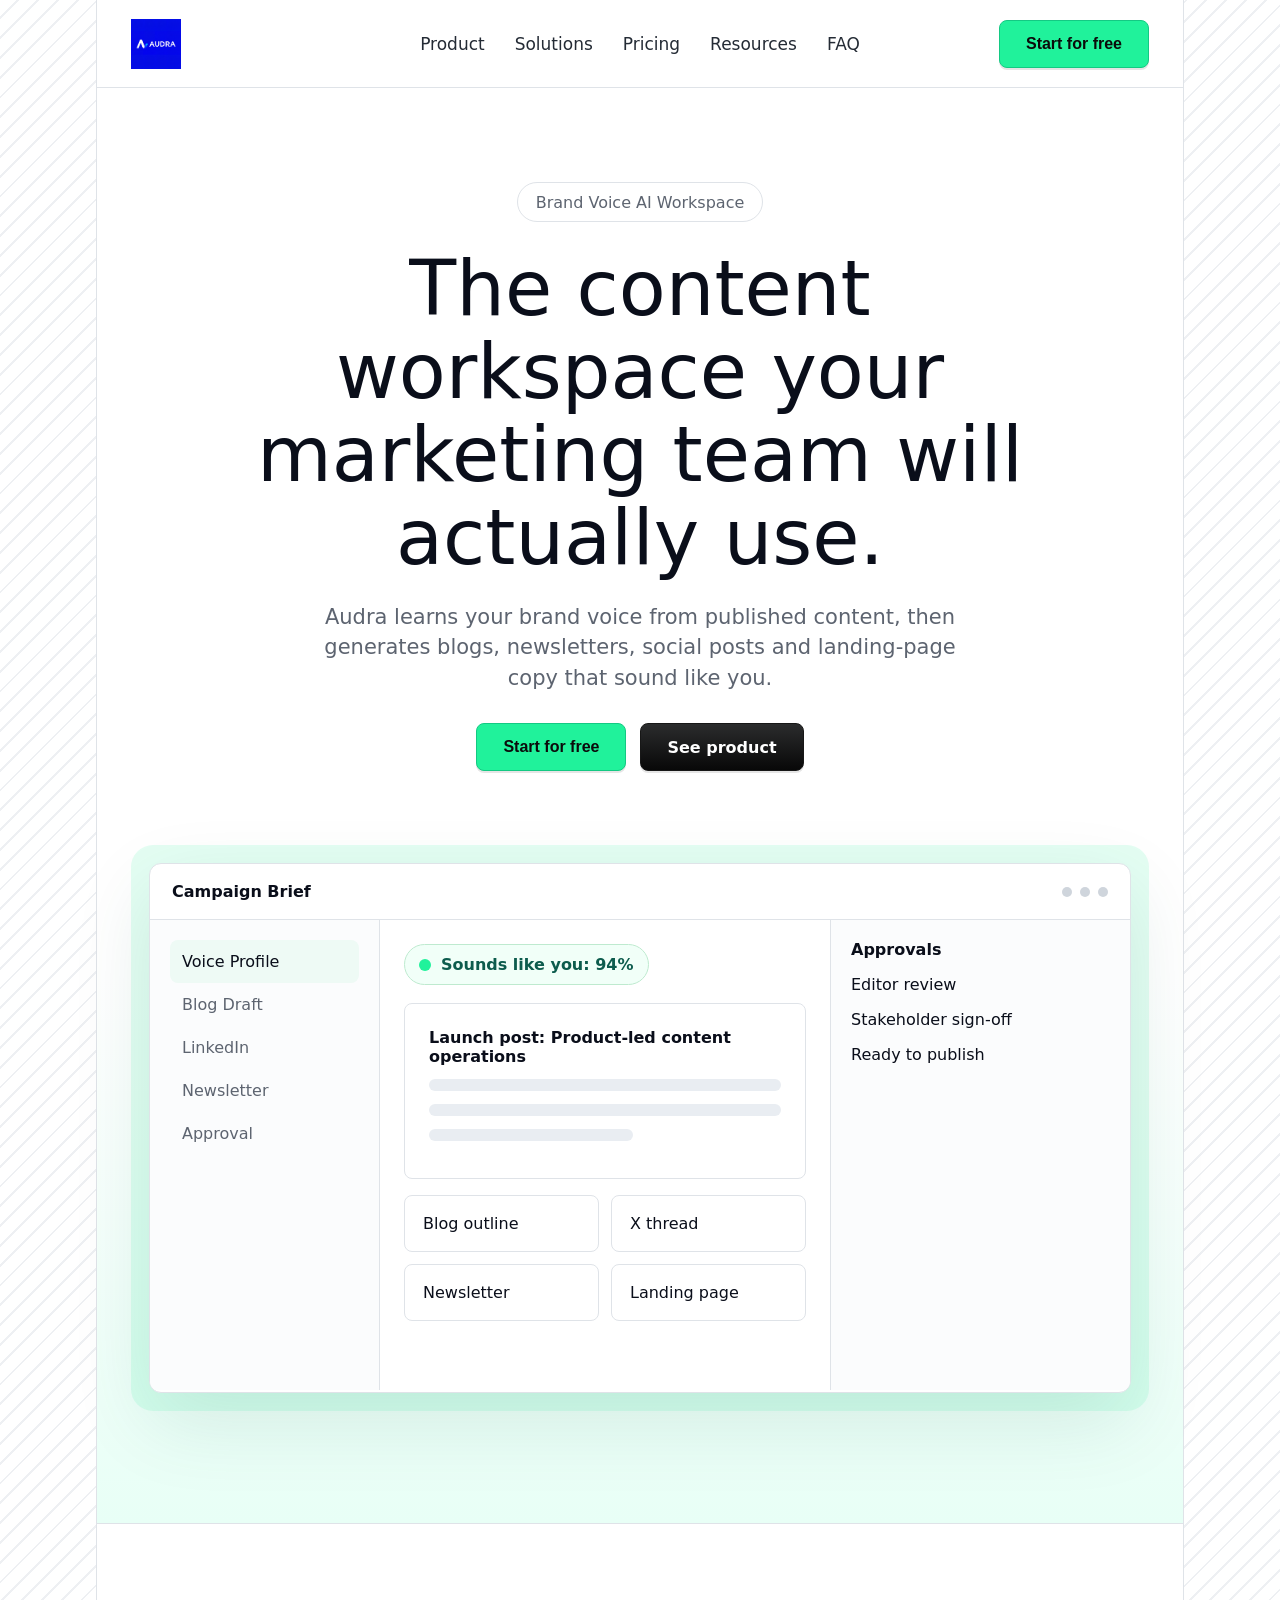
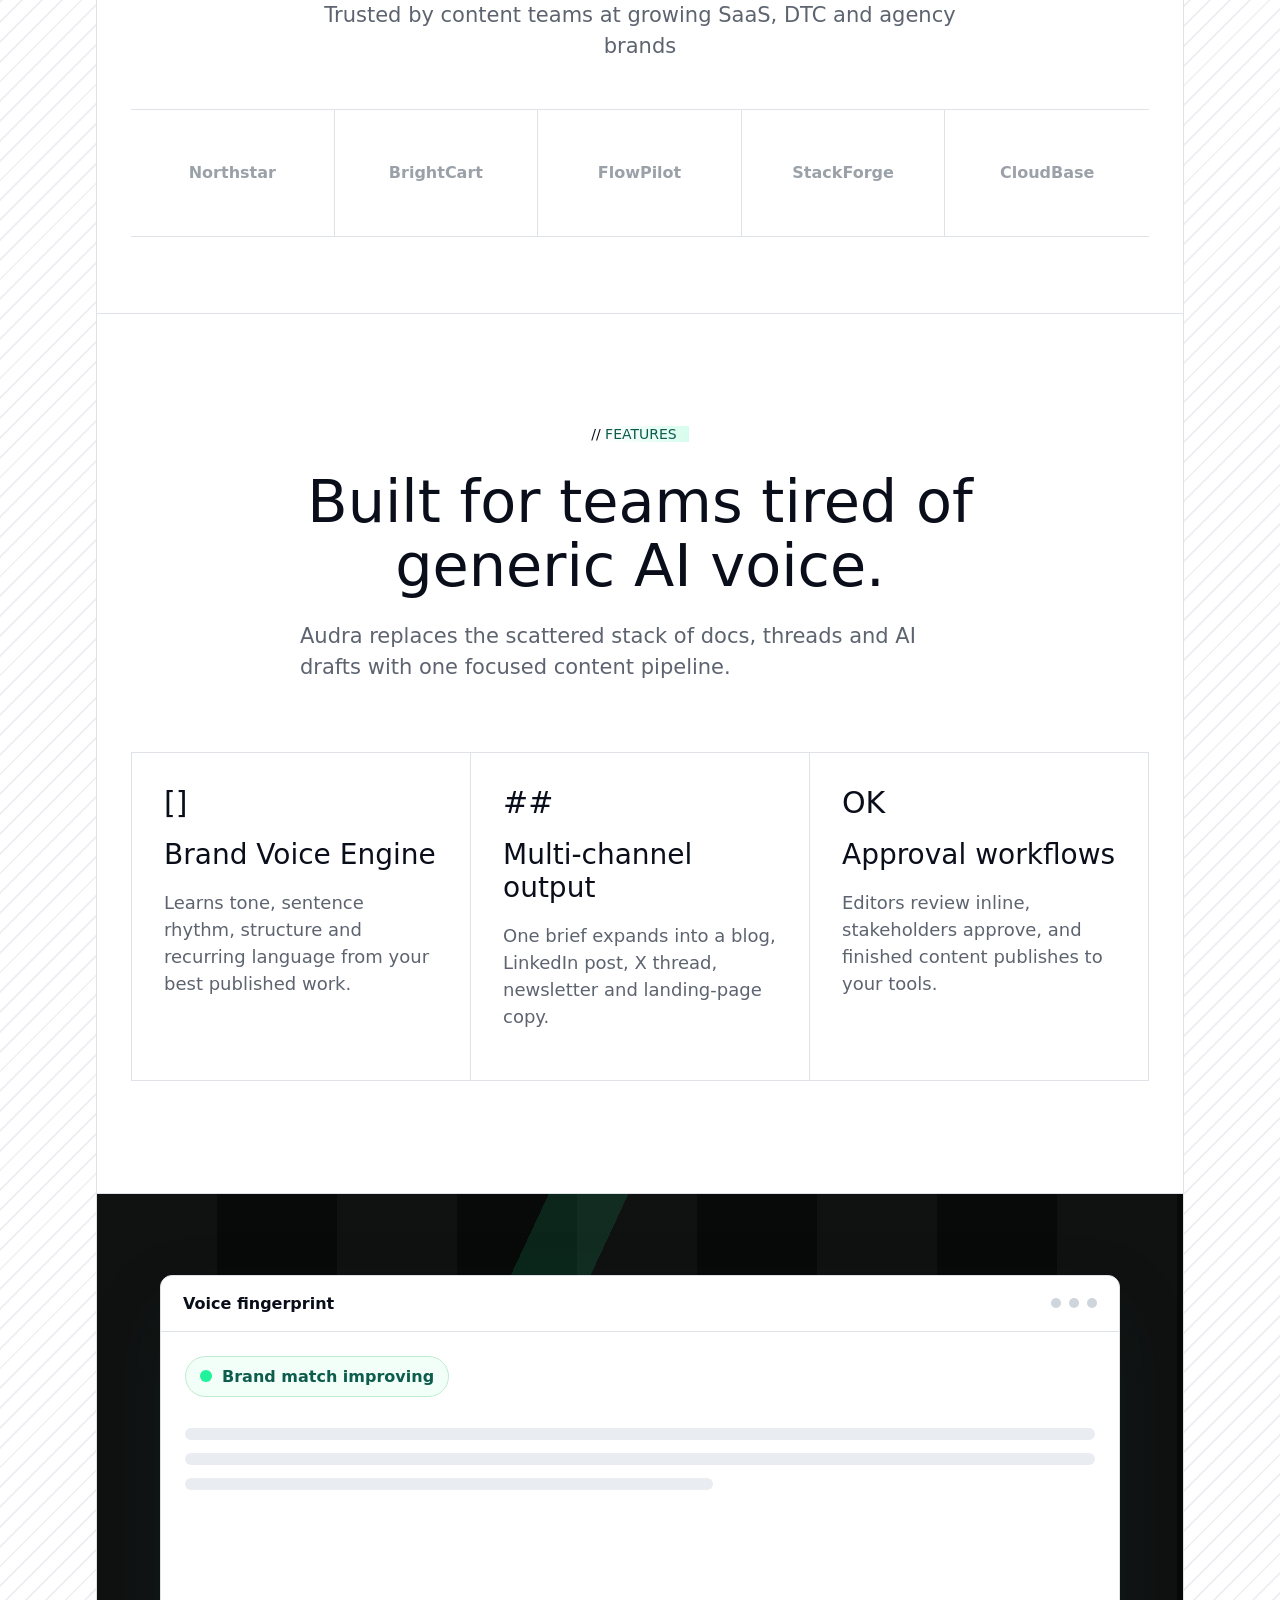
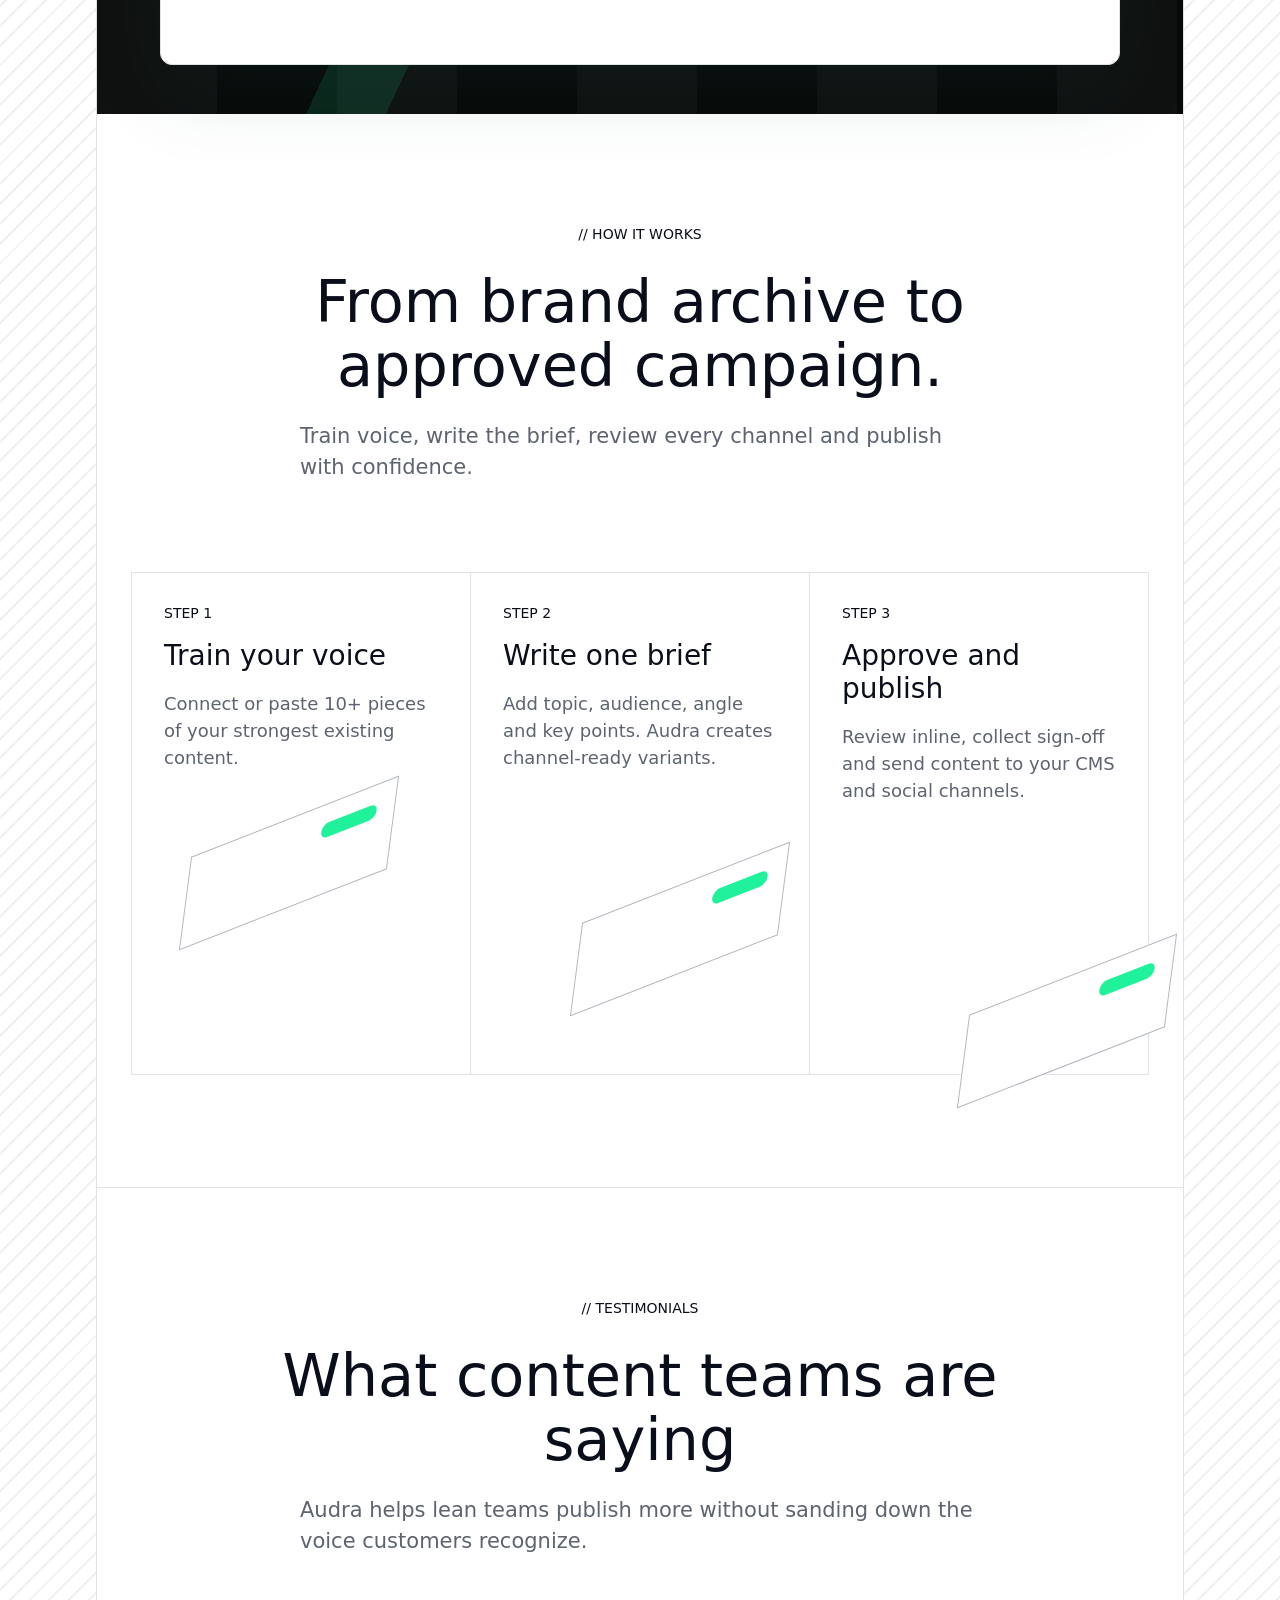
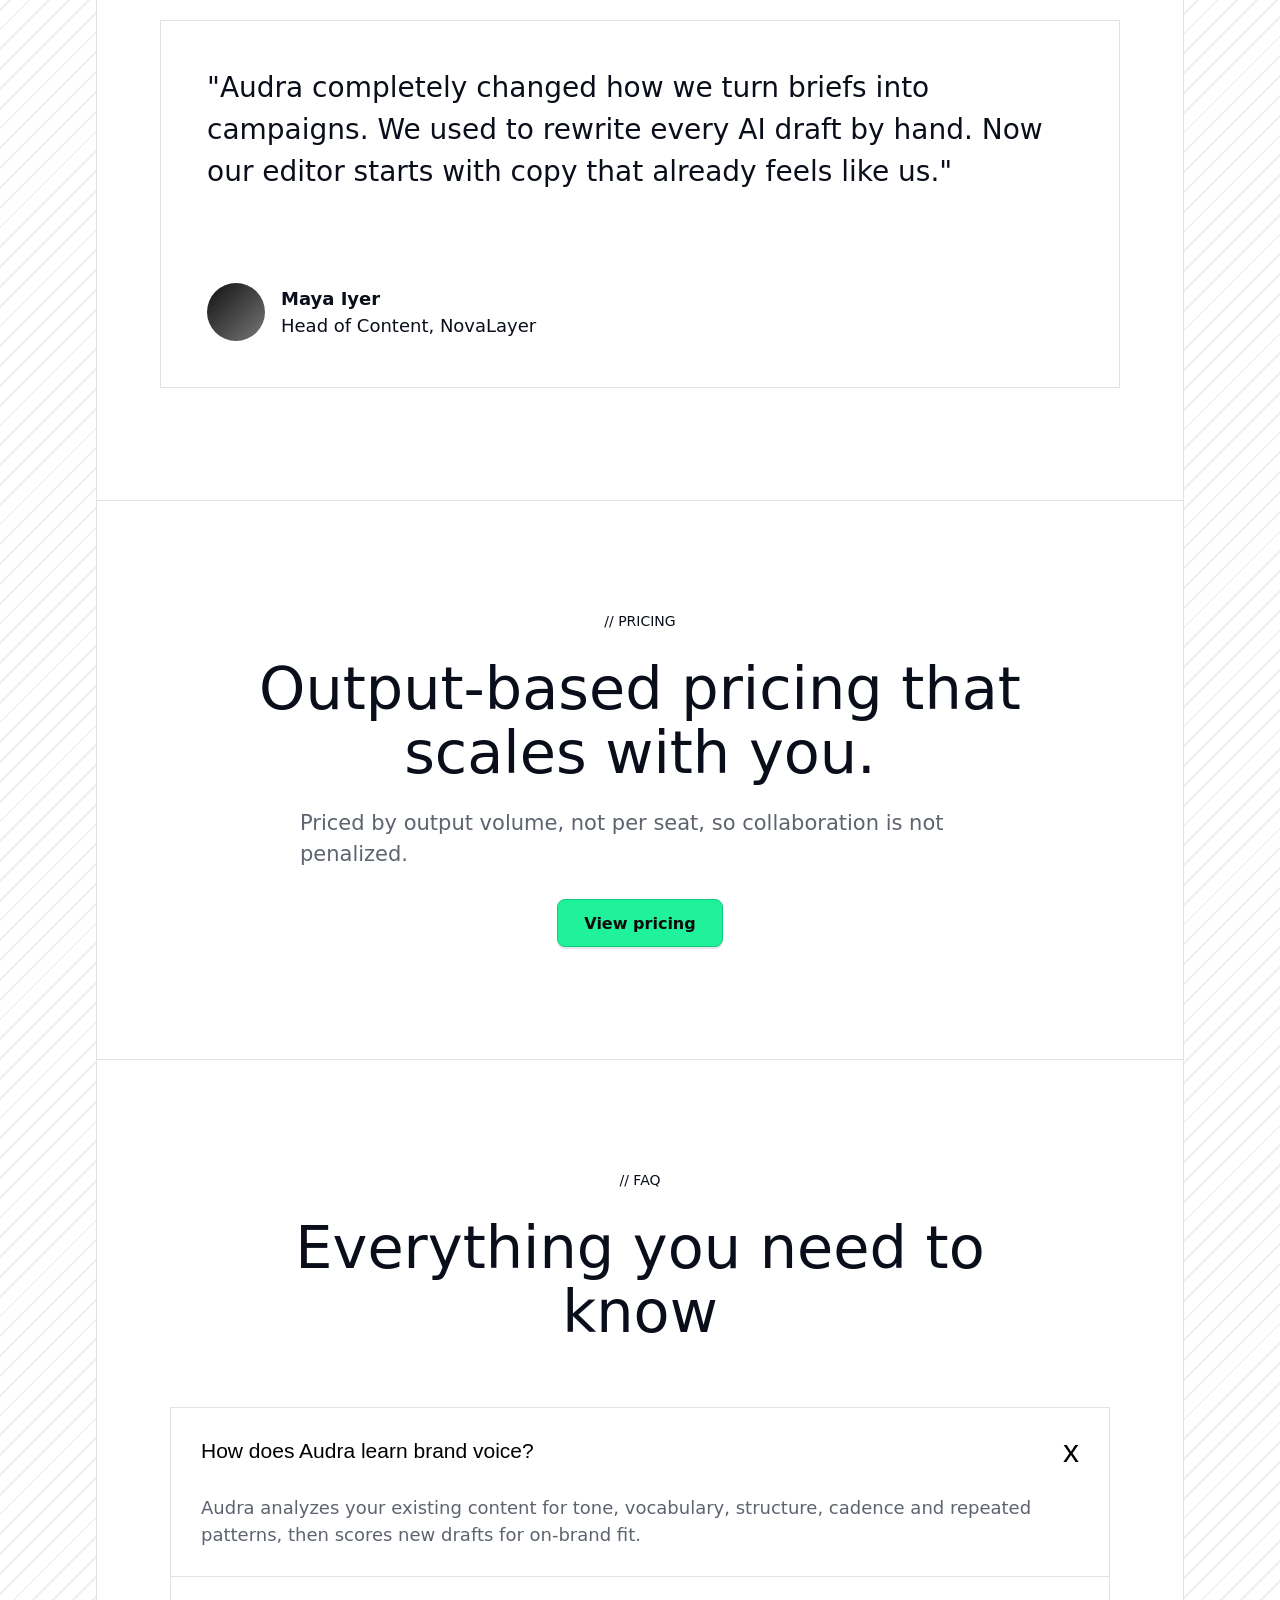
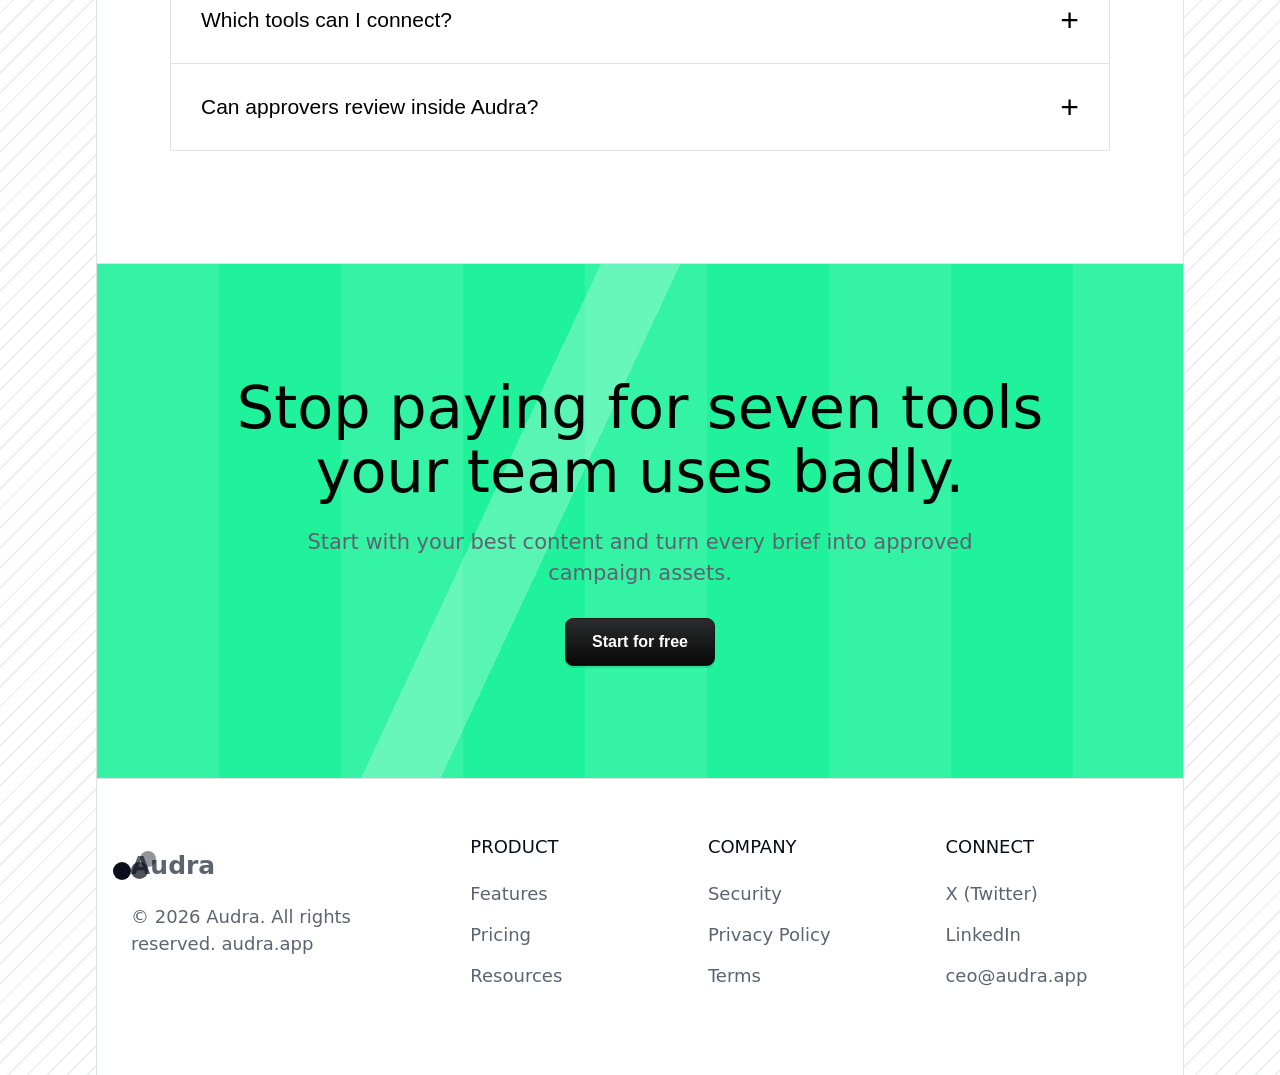
<file: index.html>
<!doctype html>
<html lang="en">
<head>
  <meta charset="utf-8">
  <meta name="viewport" content="width=device-width, initial-scale=1">
  <title>Audra - On-brand content, at the speed of your team</title>
  <meta name="description" content="Audra is a brand voice AI content workspace for marketing teams that learns how your company writes and turns one brief into approved multi-channel content.">
  <meta property="og:title" content="Audra - On-brand content, at the speed of your team">
  <meta property="og:description" content="Train a brand voice engine, generate channel-ready content, and move every draft through review and approval.">
  <link rel="stylesheet" href="styles.css">
  <link rel="icon" type="image/png" href="audra-logo.png">
</head>
<body>
  <div class="site-shell">
    <header class="nav">
      <a class="brand" href="index.html" aria-label="Audra home">
    <img src="audra-logo.png" alt="Audra Logo" class="logo">
</a>
      <nav class="nav-links" aria-label="Primary navigation">
        <a href="product.html">Product</a>
        <a href="solutions.html">Solutions</a>
        <a href="pricing.html">Pricing</a>
        <a href="resources.html">Resources</a>
        <a href="#faq">FAQ</a>
      </nav>
      <div class="nav-actions">
        <button class="btn primary" data-signup>Start for free</button>
        <button class="menu-btn" aria-label="Open menu" aria-expanded="false">☰</button>
      </div>
    </header>

    <main>
      <section class="section hero">
        <div class="pill">Brand Voice AI Workspace</div>
        <h1>The content workspace your marketing team will actually use.</h1>
        <p class="lead">Audra learns your brand voice from published content, then generates blogs, newsletters, social posts and landing-page copy that sound like you.</p>
        <div class="hero-actions">
          <button class="btn primary" data-signup>Start for free</button>
          <a class="btn dark" href="product.html">See product</a>
        </div>
        <div class="mockup-wrap">
          <div class="mockup" aria-label="Audra product mockup">
            <div class="mockup-top"><strong>Campaign Brief</strong><div class="dots"><span></span><span></span><span></span></div></div>
            <div class="mockup-body">
              <aside class="sidebar">
                <div class="side-item active">Voice Profile</div>
                <div class="side-item">Blog Draft</div>
                <div class="side-item">LinkedIn</div>
                <div class="side-item">Newsletter</div>
                <div class="side-item">Approval</div>
              </aside>
              <section class="editor">
                <div class="score"><span class="score-dot"></span> Sounds like you: 94%</div>
                <div class="draft-card">
                  <strong>Launch post: Product-led content operations</strong>
                  <div class="draft-line"></div><div class="draft-line"></div><div class="draft-line short"></div>
                </div>
                <div class="channel-grid">
                  <div class="channel">Blog outline</div>
                  <div class="channel">X thread</div>
                  <div class="channel">Newsletter</div>
                  <div class="channel">Landing page</div>
                </div>
              </section>
              <aside class="inspector">
                <strong>Approvals</strong>
                <p>Editor review</p>
                <p>Stakeholder sign-off</p>
                <p>Ready to publish</p>
              </aside>
            </div>
          </div>
        </div>
      </section>

      <section class="section compact">
        <p class="lead" style="text-align:center">Trusted by content teams at growing SaaS, DTC and agency brands</p>
        <div class="logo-row" style="margin-top:48px">
          <div>Northstar</div><div>BrightCart</div><div>FlowPilot</div><div>StackForge</div><div>CloudBase</div>
        </div>
      </section>

      <section class="section">
        <p class="eyebrow">// <span>Features</span></p>
        <h2>Built for teams tired of generic AI voice.</h2>
        <p class="lead">Audra replaces the scattered stack of docs, threads and AI drafts with one focused content pipeline.</p>
        <div class="feature-grid" style="margin-top:70px">
          <article class="tile"><div class="icon">[]</div><h3>Brand Voice Engine</h3><p>Learns tone, sentence rhythm, structure and recurring language from your best published work.</p></article>
          <article class="tile"><div class="icon">##</div><h3>Multi-channel output</h3><p>One brief expands into a blog, LinkedIn post, X thread, newsletter and landing-page copy.</p></article>
          <article class="tile"><div class="icon">OK</div><h3>Approval workflows</h3><p>Editors review inline, stakeholders approve, and finished content publishes to your tools.</p></article>
        </div>
      </section>

      <section class="dark-showcase">
        <div class="mockup">
          <div class="mockup-top"><strong>Voice fingerprint</strong><div class="dots"><span></span><span></span><span></span></div></div>
          <div class="editor">
            <div class="score"><span class="score-dot"></span> Brand match improving</div>
            <div class="draft-line"></div><div class="draft-line"></div><div class="draft-line short"></div>
          </div>
        </div>
      </section>

      <section class="section steps" id="how">
        <p class="eyebrow">// How it works</p>
        <h2>From brand archive to approved campaign.</h2>
        <p class="lead">Train voice, write the brief, review every channel and publish with confidence.</p>
        <div class="step-grid" style="margin-top:90px">
          <article class="step"><div class="step-number">Step 1</div><h3>Train your voice</h3><p>Connect or paste 10+ pieces of your strongest existing content.</p><div class="diagram"><span class="iso-card one"></span></div></article>
          <article class="step"><div class="step-number">Step 2</div><h3>Write one brief</h3><p>Add topic, audience, angle and key points. Audra creates channel-ready variants.</p><div class="diagram"><span class="iso-card two"></span></div></article>
          <article class="step"><div class="step-number">Step 3</div><h3>Approve and publish</h3><p>Review inline, collect sign-off and send content to your CMS and social channels.</p><div class="diagram"><span class="iso-card three"></span></div></article>
        </div>
      </section>

      <section class="section">
        <p class="eyebrow">// Testimonials</p>
        <h2>What content teams are saying</h2>
        <p class="lead">Audra helps lean teams publish more without sanding down the voice customers recognize.</p>
        <blockquote class="testimonial">
          "Audra completely changed how we turn briefs into campaigns. We used to rewrite every AI draft by hand. Now our editor starts with copy that already feels like us."
          <div class="person"><span class="avatar"></span><span><strong>Maya Iyer</strong><br>Head of Content, NovaLayer</span></div>
        </blockquote>
      </section>

      <section class="section" id="pricing-preview">
        <p class="eyebrow">// Pricing</p>
        <h2>Output-based pricing that scales with you.</h2>
        <p class="lead">Priced by output volume, not per seat, so collaboration is not penalized.</p>
        <div class="center-actions"><a class="btn primary" href="pricing.html">View pricing</a></div>
      </section>

      <section class="section" id="faq">
        <p class="eyebrow">// FAQ</p>
        <h2>Everything you need to know</h2>
        <div class="faq">
          <div class="faq-item open"><button class="faq-button" aria-expanded="true"><span>How does Audra learn brand voice?</span><span>x</span></button><div class="faq-content">Audra analyzes your existing content for tone, vocabulary, structure, cadence and repeated patterns, then scores new drafts for on-brand fit.</div></div>
          <div class="faq-item"><button class="faq-button" aria-expanded="false"><span>Which tools can I connect?</span><span>+</span></button><div class="faq-content">Audra is designed for WordPress, Webflow, Ghost, social schedulers and export workflows like Markdown, HTML and PDF.</div></div>
          <div class="faq-item"><button class="faq-button" aria-expanded="false"><span>Can approvers review inside Audra?</span><span>+</span></button><div class="faq-content">Yes. Editors comment inline, approvers sign off, and the content calendar updates as each piece moves forward.</div></div>
        </div>
      </section>

      <section class="section cta-band">
        <h2>Stop paying for seven tools your team uses badly.</h2>
        <p class="lead">Start with your best content and turn every brief into approved campaign assets.</p>
        <div class="center-actions"><button class="btn dark" data-signup>Start for free</button></div>
      </section>
    </main>

    <footer class="footer">
      <div><a class="brand" href="index.html"><span class="logo-mark"><span></span></span>Audra</a><p>&copy; 2026 Audra. All rights reserved. audra.app</p></div>
      <div><h4>Product</h4><a href="product.html">Features</a><a href="pricing.html">Pricing</a><a href="resources.html">Resources</a></div>
      <div><h4>Company</h4><a href="#">Security</a><a href="#">Privacy Policy</a><a href="#">Terms</a></div>
      <div><h4>Connect</h4><a href="#">X (Twitter)</a><a href="#">LinkedIn</a><a href="mailto:ceo@audra.app">ceo@audra.app</a></div>
    </footer>
  </div>
  <script src="script.js"></script>
</body>
</html>
</file>
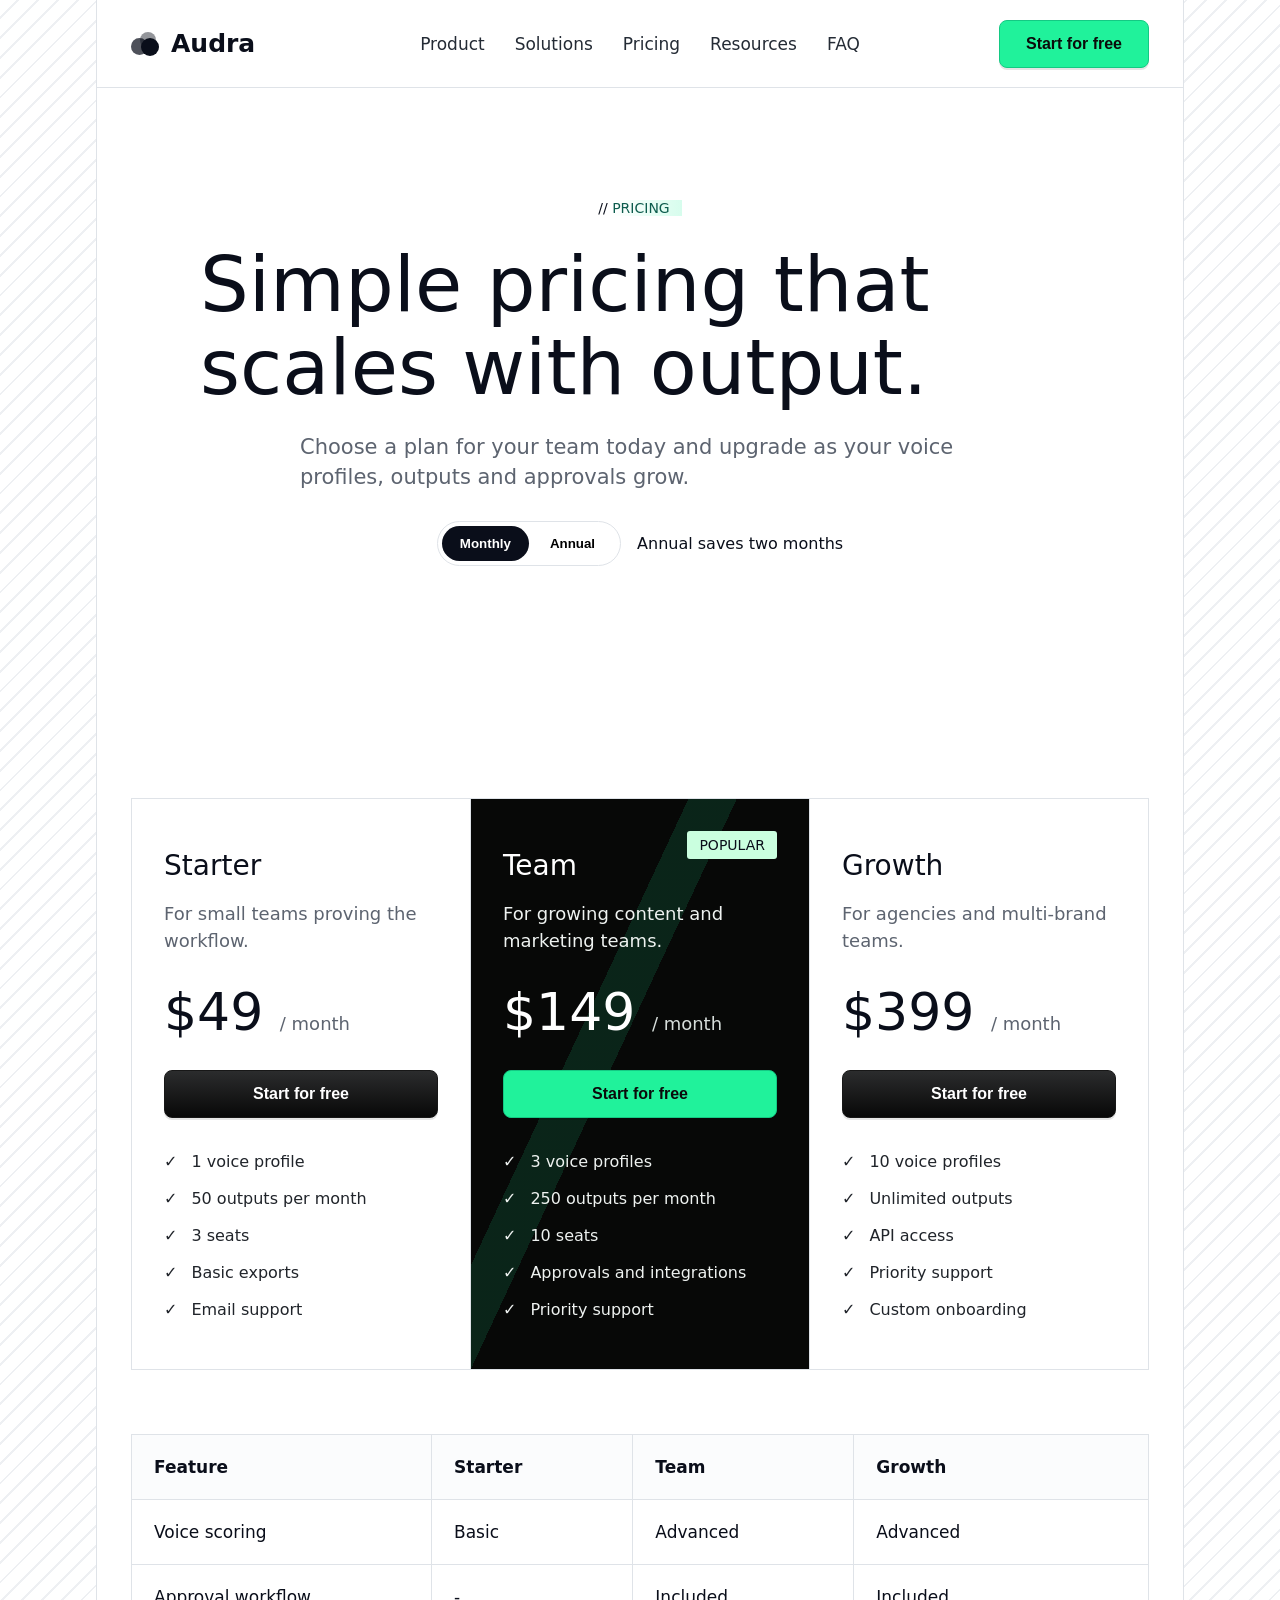
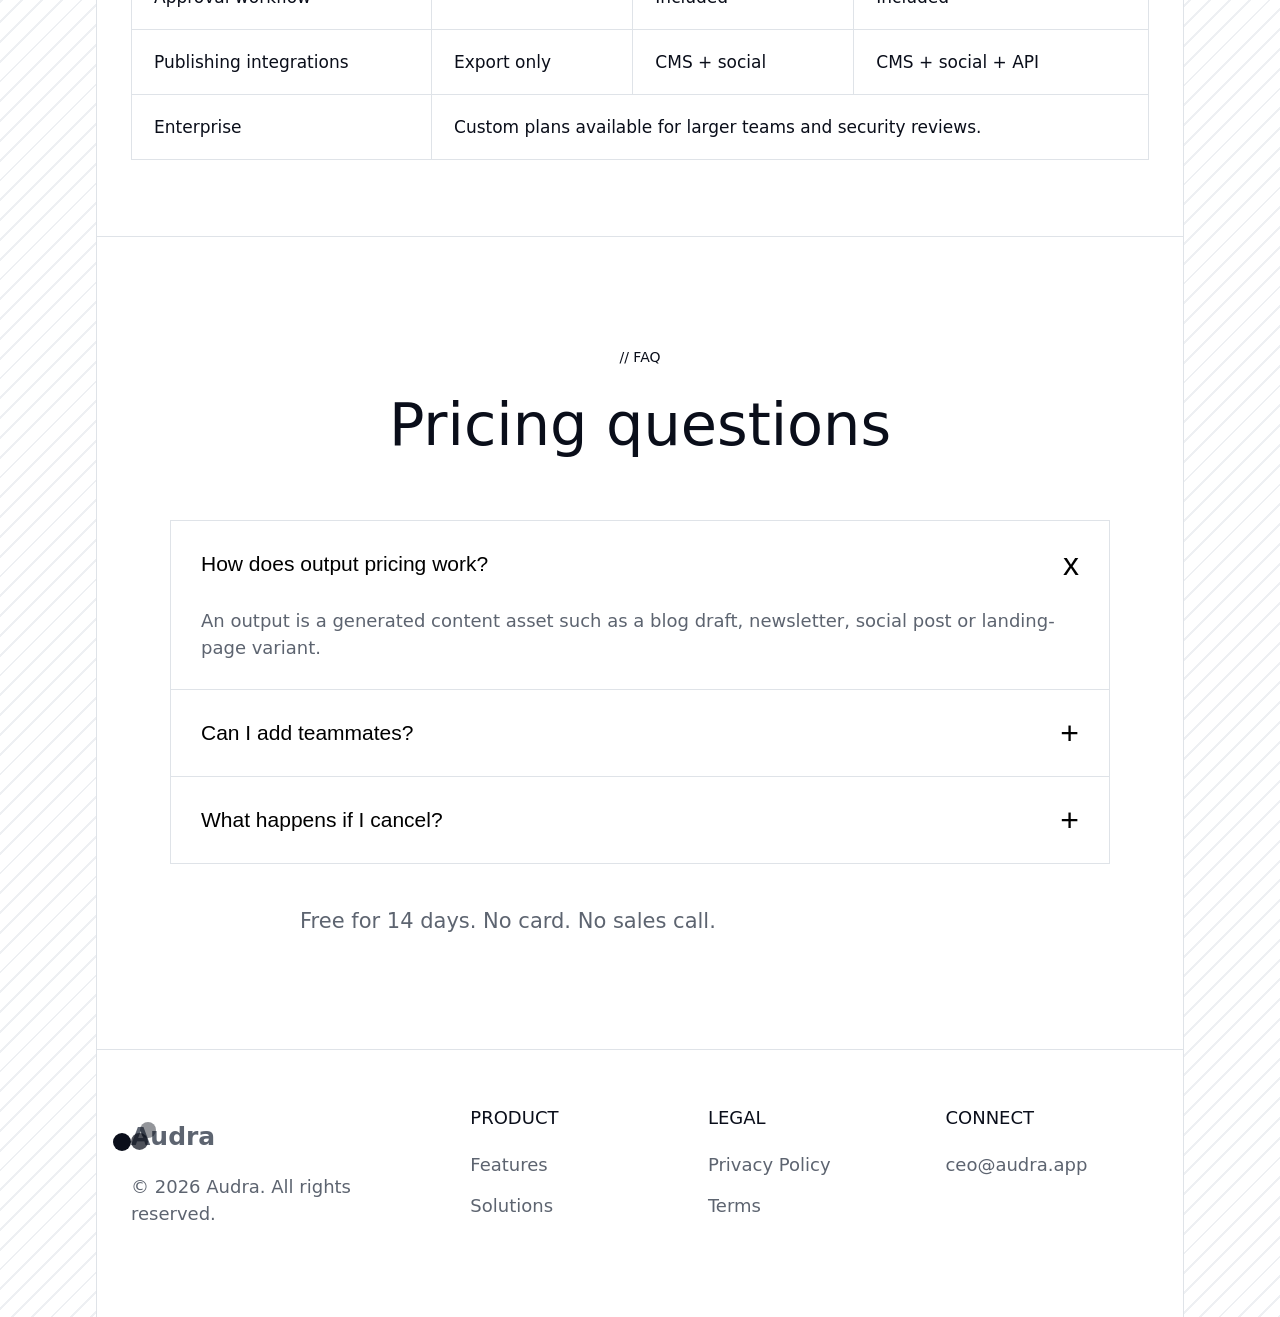
<file: pricing.html>
<!doctype html>
<html lang="en">
<head><meta charset="utf-8"><meta name="viewport" content="width=device-width, initial-scale=1"><title>Pricing - Audra</title><meta name="description" content="Transparent output-based pricing for Audra. Starter, Team, Growth and Enterprise plans."><link rel="stylesheet" href="styles.css"></head>
<body><div class="site-shell">
  <header class="nav"><a class="brand" href="index.html"><span class="logo-mark"><span></span></span>Audra</a><nav class="nav-links"><a href="product.html">Product</a><a href="solutions.html">Solutions</a><a href="pricing.html">Pricing</a><a href="resources.html">Resources</a><a href="#faq">FAQ</a></nav><div class="nav-actions"><button class="btn primary" data-signup>Start for free</button><button class="menu-btn" aria-label="Open menu" aria-expanded="false">☰</button></div></header>
  <main>
    <section class="page-hero"><p class="eyebrow">// <span>Pricing</span></p><h1>Simple pricing that scales with output.</h1><p class="lead">Choose a plan for your team today and upgrade as your voice profiles, outputs and approvals grow.</p><div class="pricing-head"><div class="toggle" aria-label="Billing period"><button class="active" data-billing="monthly">Monthly</button><button data-billing="annual">Annual</button></div><span>Annual saves two months</span></div></section>
    <section class="section compact"><div class="price-grid"><article class="price-card"><h3>Starter</h3><p>For small teams proving the workflow.</p><div class="price"><span data-monthly="49" data-annual="39">$49</span> <small>/ month</small></div><button class="btn dark wide" data-signup>Start for free</button><ul class="check-list"><li>1 voice profile</li><li>50 outputs per month</li><li>3 seats</li><li>Basic exports</li><li>Email support</li></ul></article><article class="price-card highlight"><span class="badge">POPULAR</span><h3>Team</h3><p>For growing content and marketing teams.</p><div class="price"><span data-monthly="149" data-annual="119">$149</span> <small>/ month</small></div><button class="btn primary wide" data-signup>Start for free</button><ul class="check-list"><li>3 voice profiles</li><li>250 outputs per month</li><li>10 seats</li><li>Approvals and integrations</li><li>Priority support</li></ul></article><article class="price-card"><h3>Growth</h3><p>For agencies and multi-brand teams.</p><div class="price"><span data-monthly="399" data-annual="319">$399</span> <small>/ month</small></div><button class="btn dark wide" data-signup>Start for free</button><ul class="check-list"><li>10 voice profiles</li><li>Unlimited outputs</li><li>API access</li><li>Priority support</li><li>Custom onboarding</li></ul></article></div><table class="compare"><tr><th>Feature</th><th>Starter</th><th>Team</th><th>Growth</th></tr><tr><td>Voice scoring</td><td>Basic</td><td>Advanced</td><td>Advanced</td></tr><tr><td>Approval workflow</td><td>-</td><td>Included</td><td>Included</td></tr><tr><td>Publishing integrations</td><td>Export only</td><td>CMS + social</td><td>CMS + social + API</td></tr><tr><td>Enterprise</td><td colspan="3">Custom plans available for larger teams and security reviews.</td></tr></table></section>
    <section class="section" id="faq"><p class="eyebrow">// FAQ</p><h2>Pricing questions</h2><div class="faq"><div class="faq-item open"><button class="faq-button" aria-expanded="true"><span>How does output pricing work?</span><span>x</span></button><div class="faq-content">An output is a generated content asset such as a blog draft, newsletter, social post or landing-page variant.</div></div><div class="faq-item"><button class="faq-button" aria-expanded="false"><span>Can I add teammates?</span><span>+</span></button><div class="faq-content">Yes. Audra is designed to avoid per-seat penalties, so review and collaboration stay easy.</div></div><div class="faq-item"><button class="faq-button" aria-expanded="false"><span>What happens if I cancel?</span><span>+</span></button><div class="faq-content">You can export your content and voice profile materials before the plan ends.</div></div></div><p class="lead" style="margin-top:42px">Free for 14 days. No card. No sales call.</p></section>
  </main>
  <footer class="footer"><div><a class="brand" href="index.html"><span class="logo-mark"><span></span></span>Audra</a><p>&copy; 2026 Audra. All rights reserved.</p></div><div><h4>Product</h4><a href="product.html">Features</a><a href="solutions.html">Solutions</a></div><div><h4>Legal</h4><a href="#">Privacy Policy</a><a href="#">Terms</a></div><div><h4>Connect</h4><a href="mailto:ceo@audra.app">ceo@audra.app</a></div></footer>
</div><script src="script.js"></script></body></html>
</file>
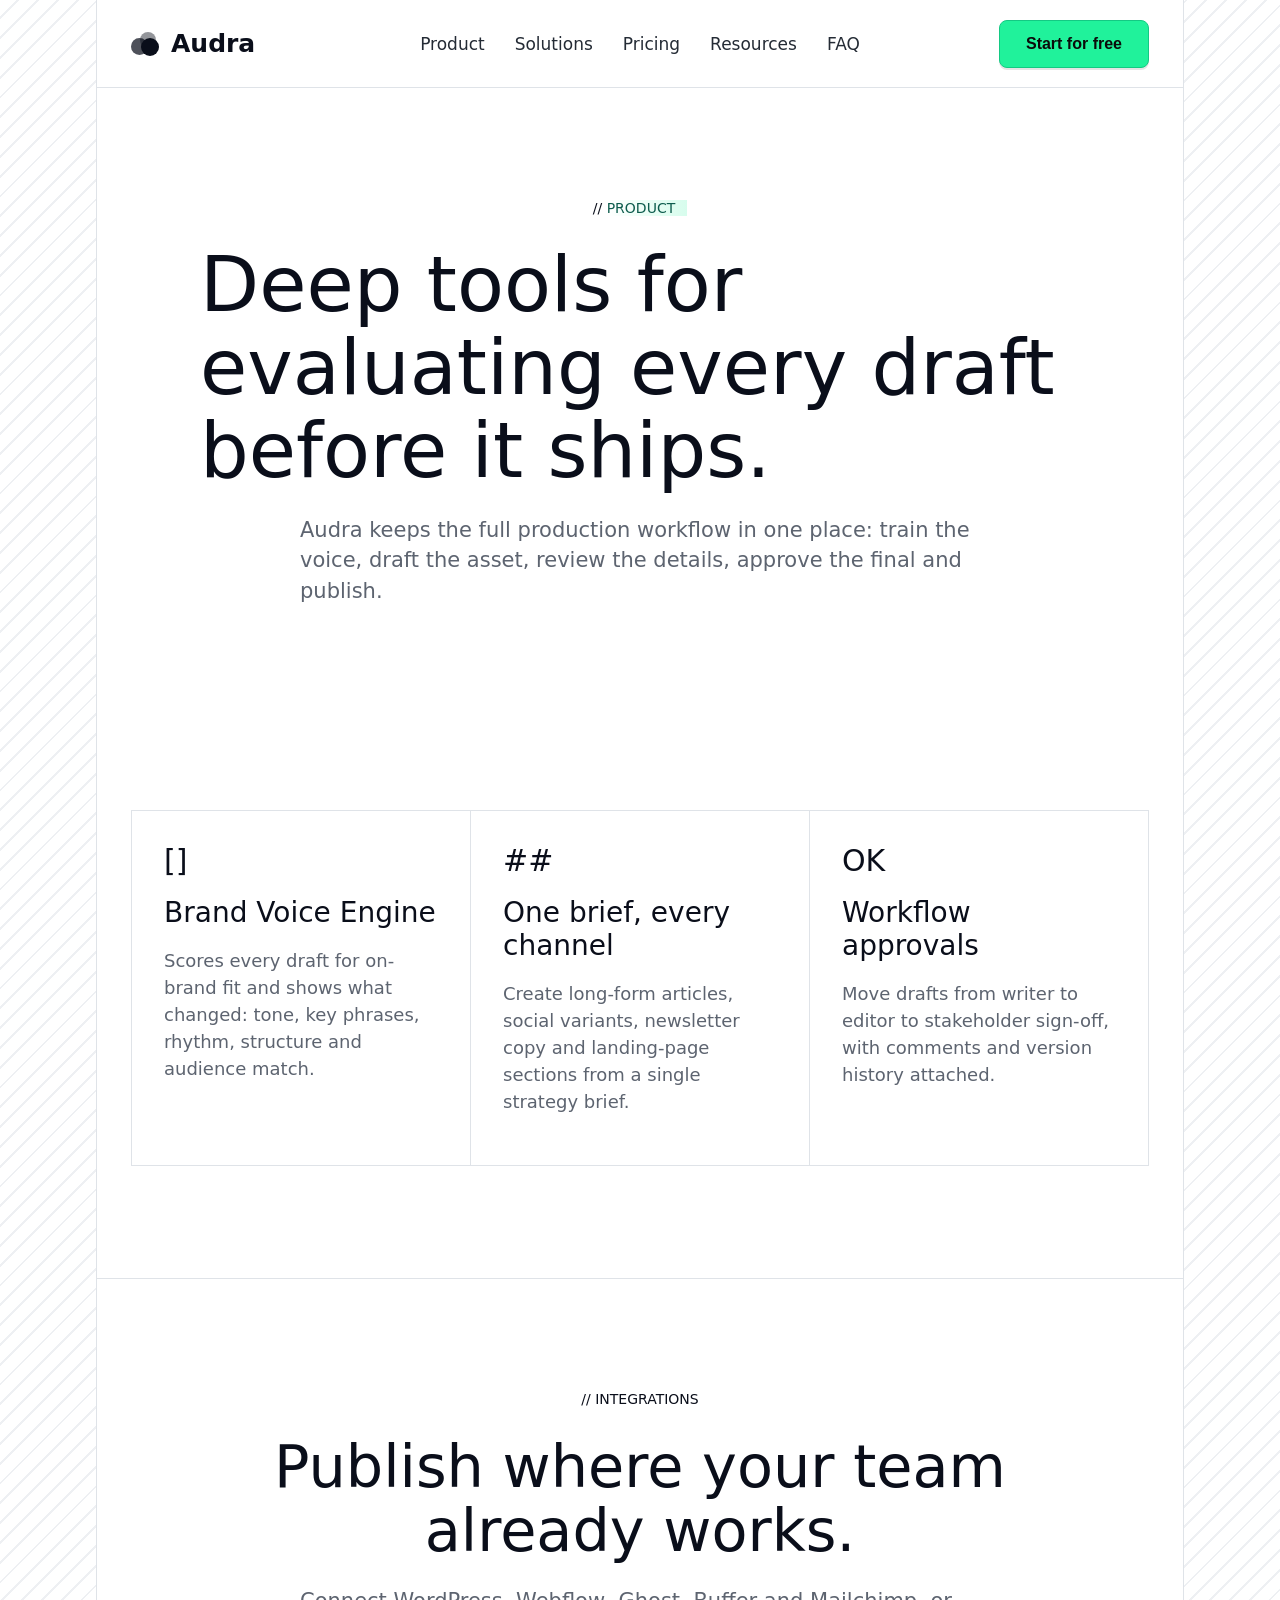
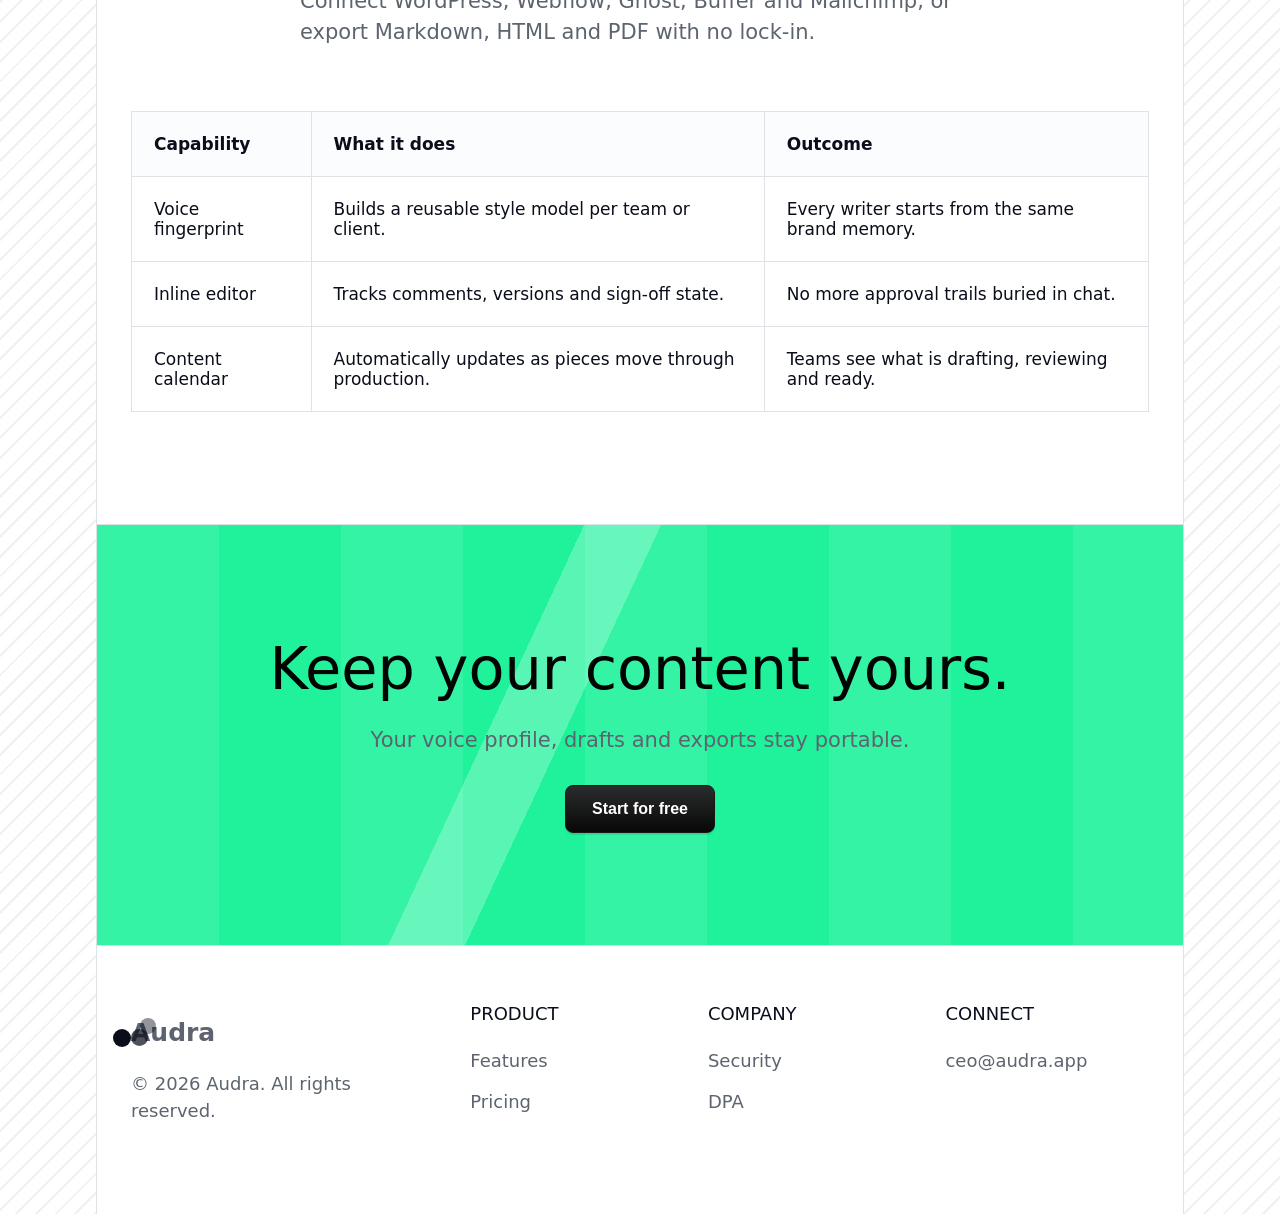
<file: product.html>
<!doctype html>
<html lang="en">
<head>
  <meta charset="utf-8"><meta name="viewport" content="width=device-width, initial-scale=1">
  <title>Product - Audra</title>
  <meta name="description" content="Explore Audra's brand voice engine, multi-channel generation, approval workflows and publishing integrations.">
  <link rel="stylesheet" href="styles.css">
</head>
<body><div class="site-shell">
  <header class="nav"><a class="brand" href="index.html"><span class="logo-mark"><span></span></span>Audra</a><nav class="nav-links"><a href="product.html">Product</a><a href="solutions.html">Solutions</a><a href="pricing.html">Pricing</a><a href="resources.html">Resources</a><a href="index.html#faq">FAQ</a></nav><div class="nav-actions"><button class="btn primary" data-signup>Start for free</button><button class="menu-btn" aria-label="Open menu" aria-expanded="false">☰</button></div></header>
  <main>
    <section class="page-hero"><p class="eyebrow">// <span>Product</span></p><h1>Deep tools for evaluating every draft before it ships.</h1><p class="lead">Audra keeps the full production workflow in one place: train the voice, draft the asset, review the details, approve the final and publish.</p></section>
    <section class="section"><div class="feature-grid"><article class="tile"><div class="icon">[]</div><h3>Brand Voice Engine</h3><p>Scores every draft for on-brand fit and shows what changed: tone, key phrases, rhythm, structure and audience match.</p></article><article class="tile"><div class="icon">##</div><h3>One brief, every channel</h3><p>Create long-form articles, social variants, newsletter copy and landing-page sections from a single strategy brief.</p></article><article class="tile"><div class="icon">OK</div><h3>Workflow approvals</h3><p>Move drafts from writer to editor to stakeholder sign-off, with comments and version history attached.</p></article></div></section>
    <section class="section"><p class="eyebrow">// Integrations</p><h2>Publish where your team already works.</h2><p class="lead">Connect WordPress, Webflow, Ghost, Buffer and Mailchimp, or export Markdown, HTML and PDF with no lock-in.</p><table class="compare"><tr><th>Capability</th><th>What it does</th><th>Outcome</th></tr><tr><td>Voice fingerprint</td><td>Builds a reusable style model per team or client.</td><td>Every writer starts from the same brand memory.</td></tr><tr><td>Inline editor</td><td>Tracks comments, versions and sign-off state.</td><td>No more approval trails buried in chat.</td></tr><tr><td>Content calendar</td><td>Automatically updates as pieces move through production.</td><td>Teams see what is drafting, reviewing and ready.</td></tr></table></section>
    <section class="section cta-band"><h2>Keep your content yours.</h2><p class="lead">Your voice profile, drafts and exports stay portable.</p><div class="center-actions"><button class="btn dark" data-signup>Start for free</button></div></section>
  </main>
  <footer class="footer"><div><a class="brand" href="index.html"><span class="logo-mark"><span></span></span>Audra</a><p>&copy; 2026 Audra. All rights reserved.</p></div><div><h4>Product</h4><a href="product.html">Features</a><a href="pricing.html">Pricing</a></div><div><h4>Company</h4><a href="#">Security</a><a href="#">DPA</a></div><div><h4>Connect</h4><a href="mailto:ceo@audra.app">ceo@audra.app</a></div></footer>
</div><script src="script.js"></script></body></html>
</file>
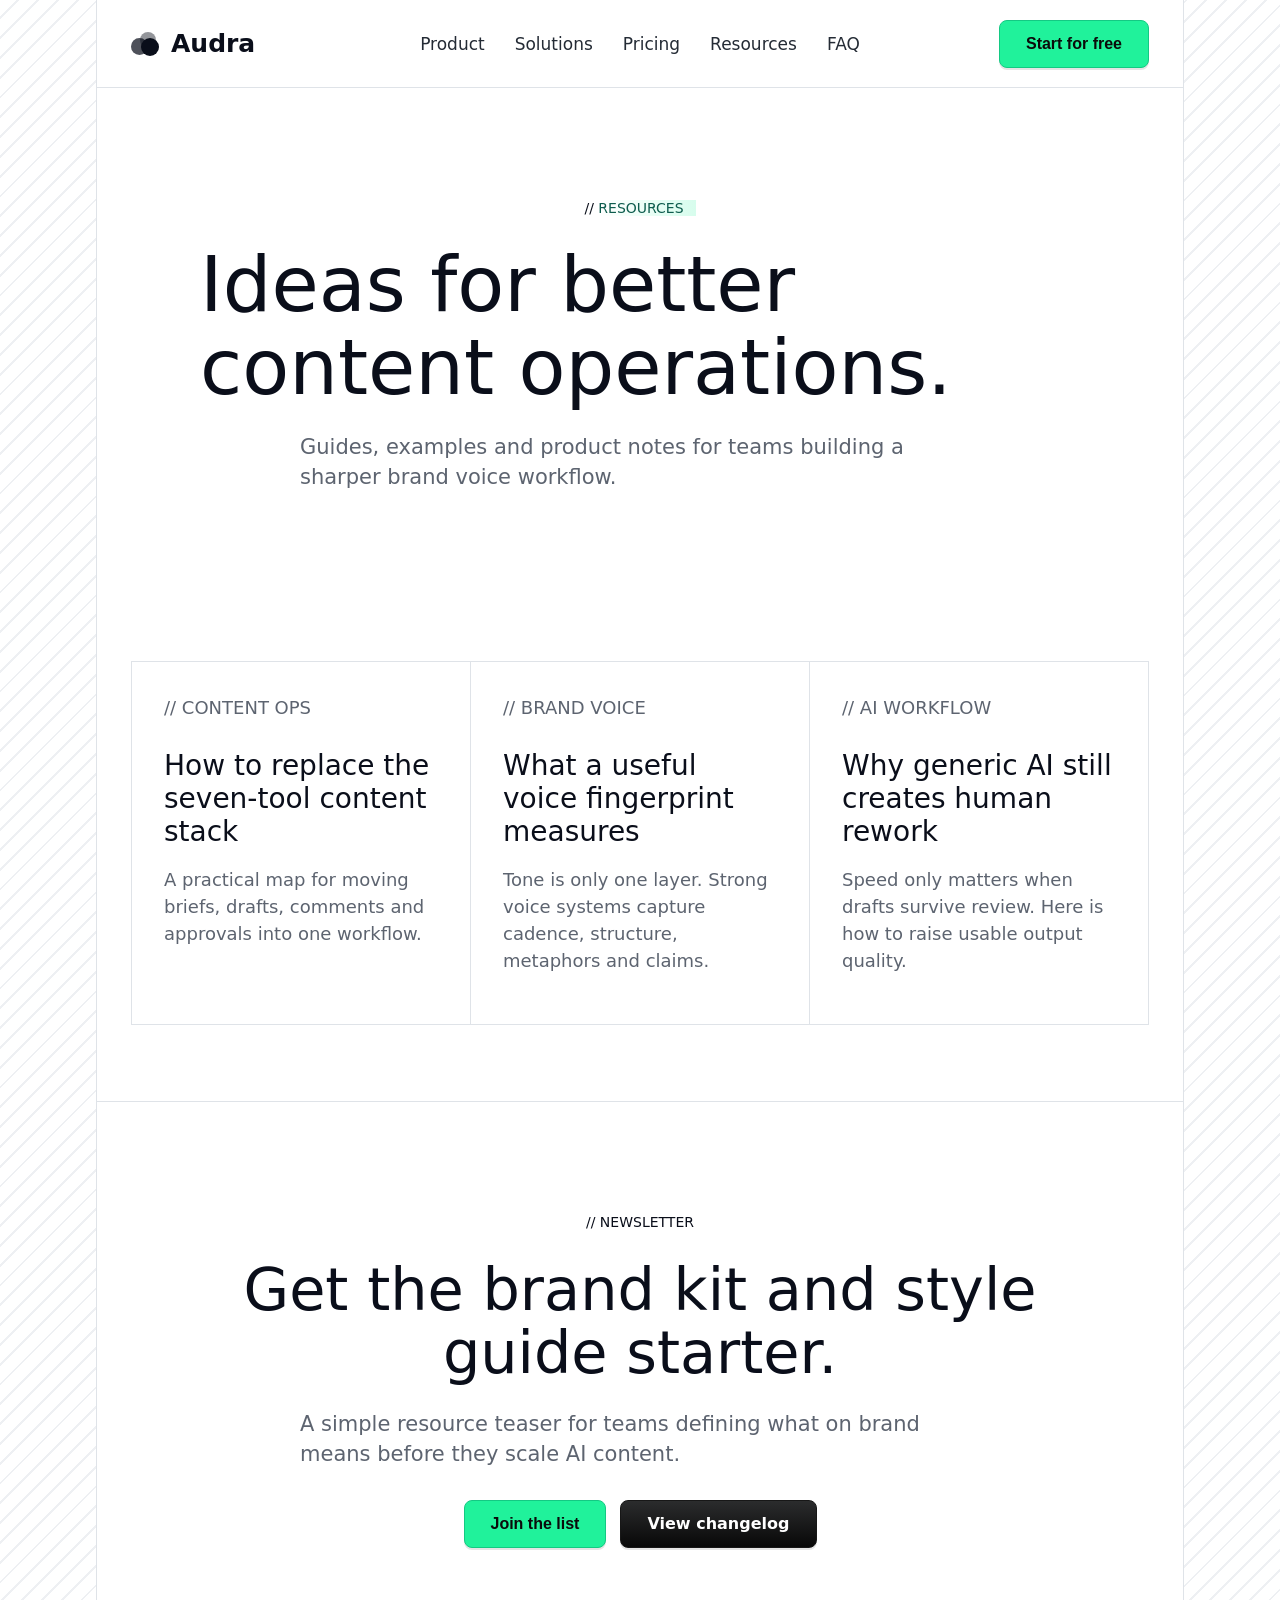
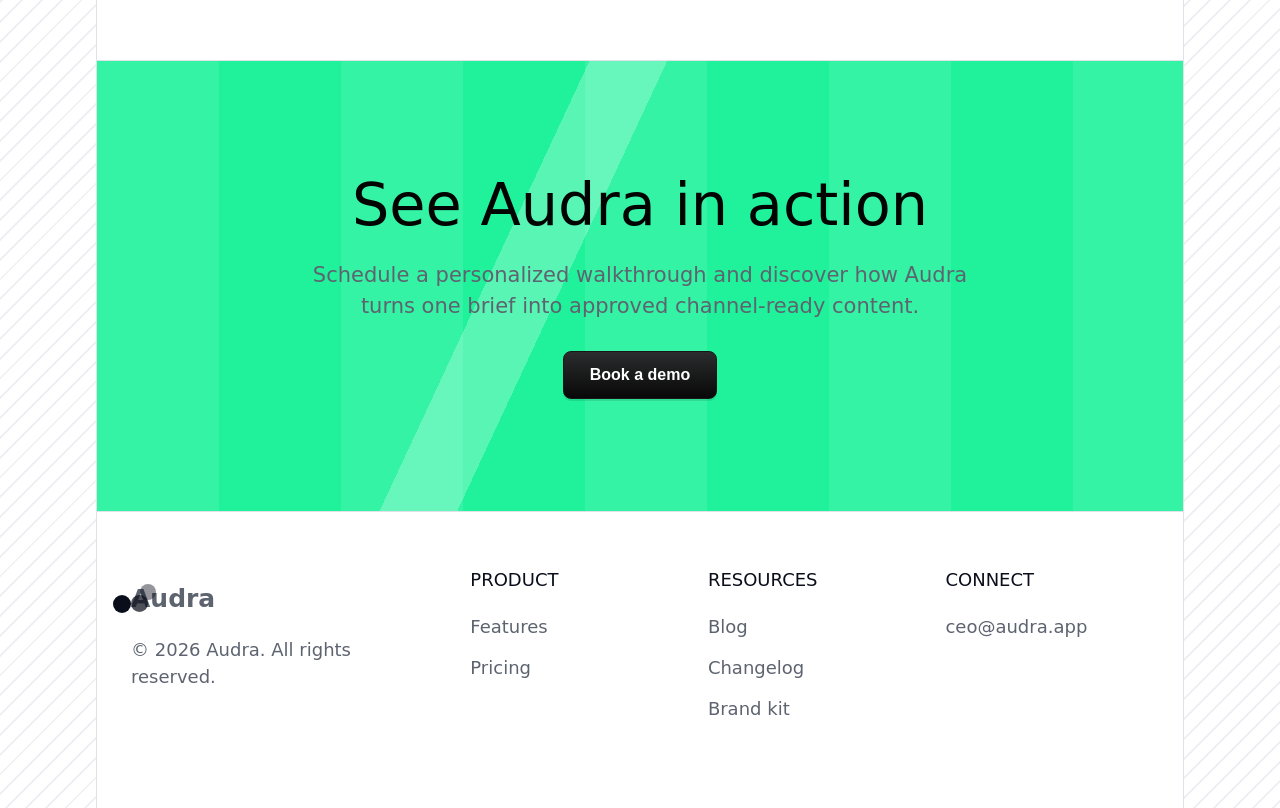
<file: resources.html>
<!doctype html>
<html lang="en">
<head><meta charset="utf-8"><meta name="viewport" content="width=device-width, initial-scale=1"><title>Resources - Audra</title><meta name="description" content="Audra resources on content operations, brand voice, AI workflows and changelog updates."><link rel="stylesheet" href="styles.css"></head>
<body><div class="site-shell">
  <header class="nav"><a class="brand" href="index.html"><span class="logo-mark"><span></span></span>Audra</a><nav class="nav-links"><a href="product.html">Product</a><a href="solutions.html">Solutions</a><a href="pricing.html">Pricing</a><a href="resources.html">Resources</a><a href="index.html#faq">FAQ</a></nav><div class="nav-actions"><button class="btn primary" data-signup>Start for free</button><button class="menu-btn" aria-label="Open menu" aria-expanded="false">☰</button></div></header>
  <main>
    <section class="page-hero"><p class="eyebrow">// <span>Resources</span></p><h1>Ideas for better content operations.</h1><p class="lead">Guides, examples and product notes for teams building a sharper brand voice workflow.</p></section>
    <section class="section compact"><div class="article-grid"><article class="article-card"><p class="eyebrow" style="text-align:left">// Content Ops</p><h3>How to replace the seven-tool content stack</h3><p>A practical map for moving briefs, drafts, comments and approvals into one workflow.</p></article><article class="article-card"><p class="eyebrow" style="text-align:left">// Brand Voice</p><h3>What a useful voice fingerprint measures</h3><p>Tone is only one layer. Strong voice systems capture cadence, structure, metaphors and claims.</p></article><article class="article-card"><p class="eyebrow" style="text-align:left">// AI Workflow</p><h3>Why generic AI still creates human rework</h3><p>Speed only matters when drafts survive review. Here is how to raise usable output quality.</p></article></div></section>
    <section class="section"><p class="eyebrow">// Newsletter</p><h2>Get the brand kit and style guide starter.</h2><p class="lead">A simple resource teaser for teams defining what on brand means before they scale AI content.</p><div class="center-actions"><button class="btn primary" data-signup>Join the list</button><a class="btn dark" href="#">View changelog</a></div></section>
    <section class="section cta-band"><h2>See Audra in action</h2><p class="lead">Schedule a personalized walkthrough and discover how Audra turns one brief into approved channel-ready content.</p><div class="center-actions"><button class="btn dark" data-signup>Book a demo</button></div></section>
  </main>
  <footer class="footer"><div><a class="brand" href="index.html"><span class="logo-mark"><span></span></span>Audra</a><p>&copy; 2026 Audra. All rights reserved.</p></div><div><h4>Product</h4><a href="product.html">Features</a><a href="pricing.html">Pricing</a></div><div><h4>Resources</h4><a href="#">Blog</a><a href="#">Changelog</a><a href="#">Brand kit</a></div><div><h4>Connect</h4><a href="mailto:ceo@audra.app">ceo@audra.app</a></div></footer>
</div><script src="script.js"></script></body></html>
</file>
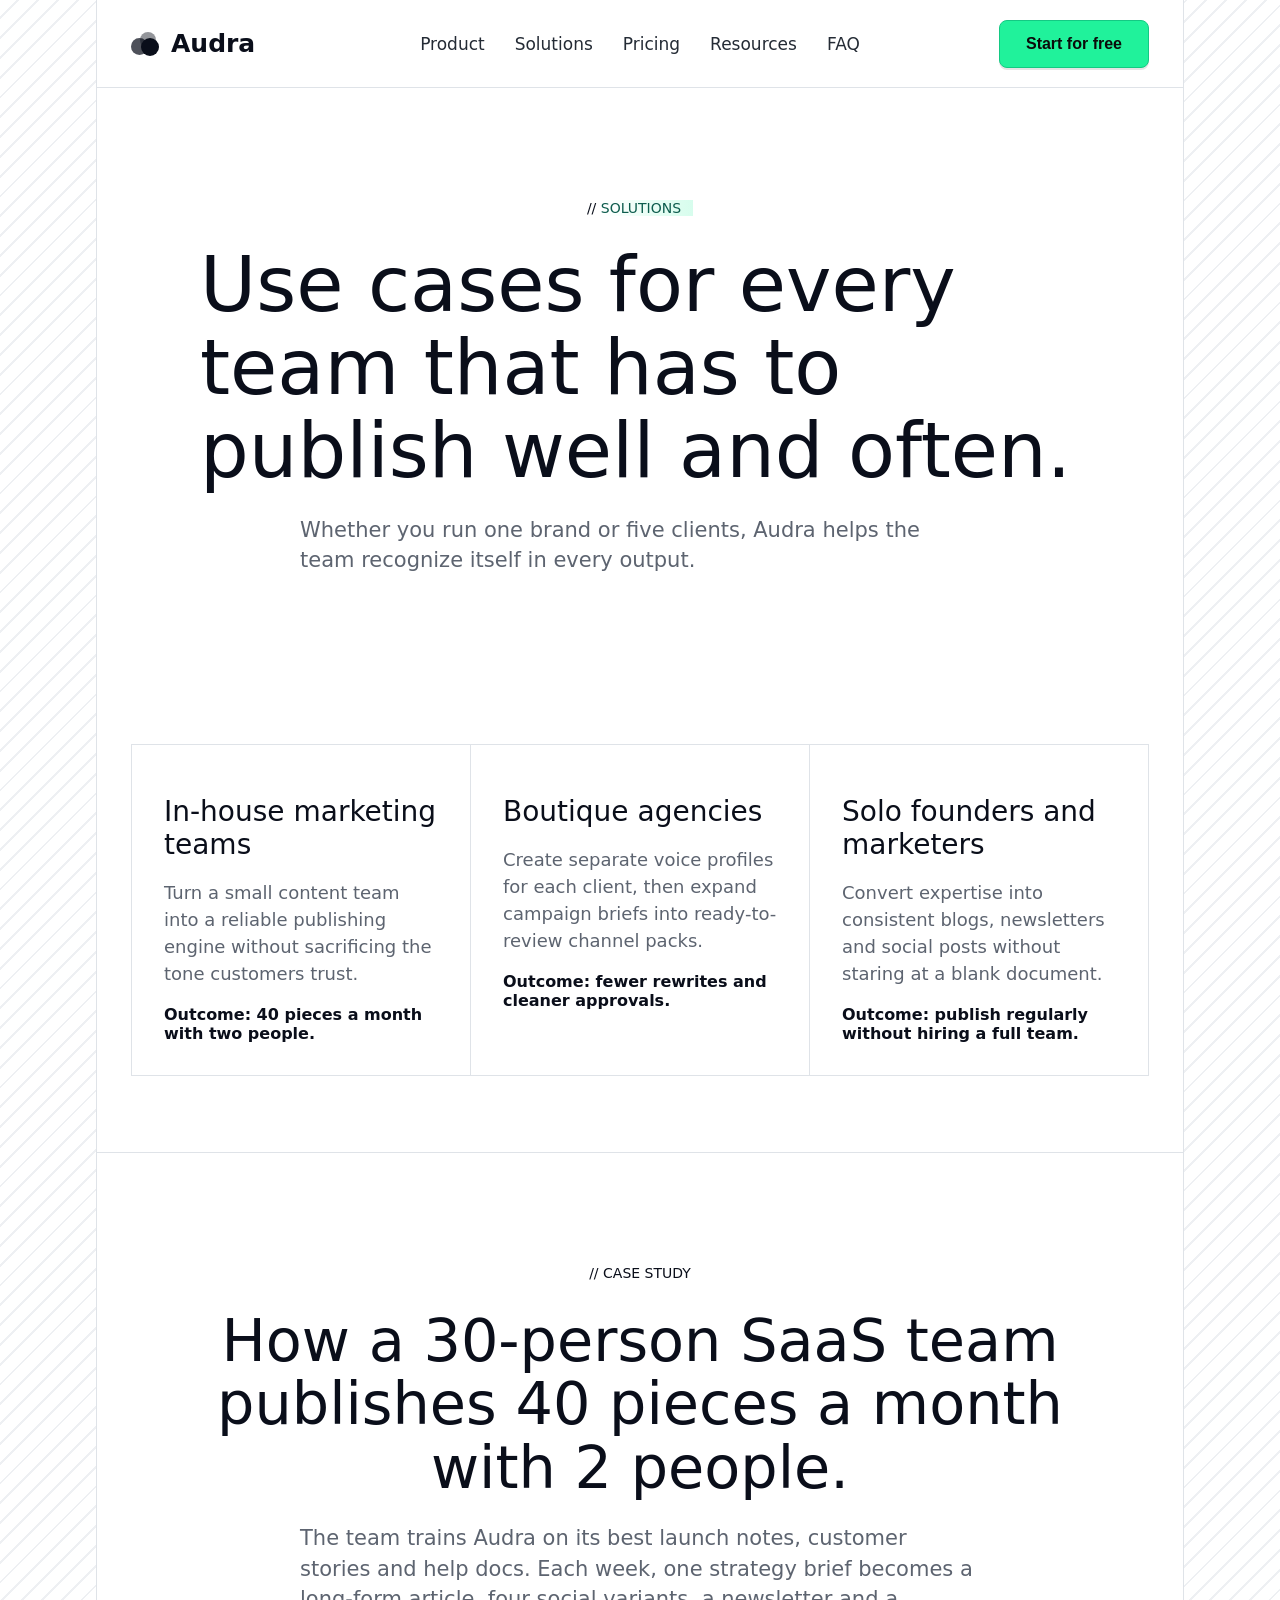
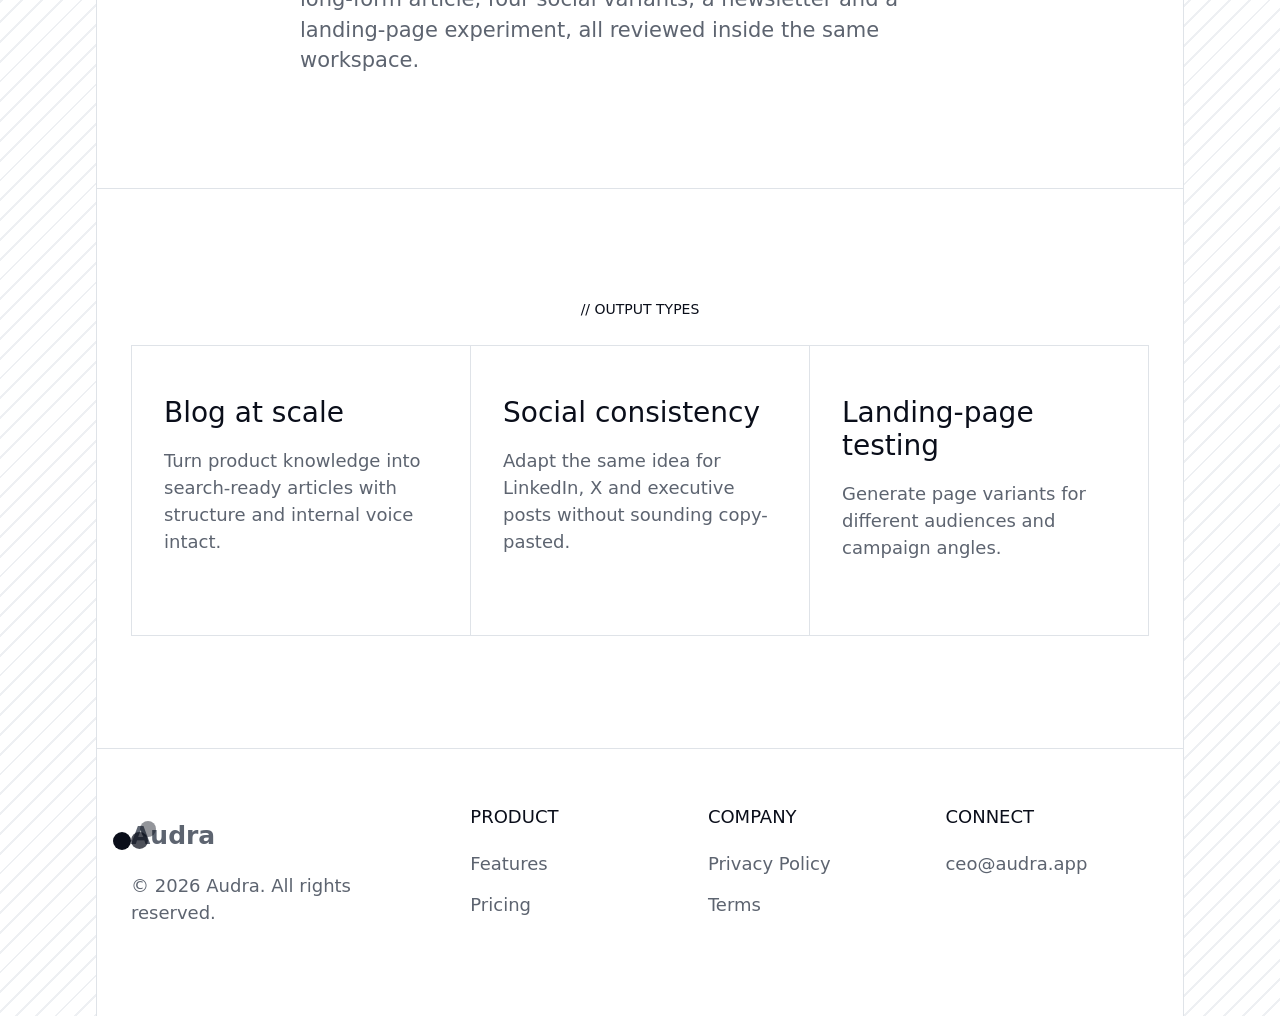
<file: solutions.html>
<!doctype html>
<html lang="en">
<head><meta charset="utf-8"><meta name="viewport" content="width=device-width, initial-scale=1"><title>Solutions - Audra</title><meta name="description" content="Audra use cases for in-house marketing teams, agencies and solo marketers."><link rel="stylesheet" href="styles.css"></head>
<body><div class="site-shell">
  <header class="nav"><a class="brand" href="index.html"><span class="logo-mark"><span></span></span>Audra</a><nav class="nav-links"><a href="product.html">Product</a><a href="solutions.html">Solutions</a><a href="pricing.html">Pricing</a><a href="resources.html">Resources</a><a href="index.html#faq">FAQ</a></nav><div class="nav-actions"><button class="btn primary" data-signup>Start for free</button><button class="menu-btn" aria-label="Open menu" aria-expanded="false">☰</button></div></header>
  <main>
    <section class="page-hero"><p class="eyebrow">// <span>Solutions</span></p><h1>Use cases for every team that has to publish well and often.</h1><p class="lead">Whether you run one brand or five clients, Audra helps the team recognize itself in every output.</p></section>
    <section class="section compact"><div class="use-grid"><article class="use-card"><h3>In-house marketing teams</h3><p>Turn a small content team into a reliable publishing engine without sacrificing the tone customers trust.</p><strong>Outcome: 40 pieces a month with two people.</strong></article><article class="use-card"><h3>Boutique agencies</h3><p>Create separate voice profiles for each client, then expand campaign briefs into ready-to-review channel packs.</p><strong>Outcome: fewer rewrites and cleaner approvals.</strong></article><article class="use-card"><h3>Solo founders and marketers</h3><p>Convert expertise into consistent blogs, newsletters and social posts without staring at a blank document.</p><strong>Outcome: publish regularly without hiring a full team.</strong></article></div></section>
    <section class="section"><p class="eyebrow">// Case study</p><h2>How a 30-person SaaS team publishes 40 pieces a month with 2 people.</h2><p class="lead">The team trains Audra on its best launch notes, customer stories and help docs. Each week, one strategy brief becomes a long-form article, four social variants, a newsletter and a landing-page experiment, all reviewed inside the same workspace.</p></section>
    <section class="section"><p class="eyebrow">// Output types</p><div class="feature-grid"><article class="tile"><h3>Blog at scale</h3><p>Turn product knowledge into search-ready articles with structure and internal voice intact.</p></article><article class="tile"><h3>Social consistency</h3><p>Adapt the same idea for LinkedIn, X and executive posts without sounding copy-pasted.</p></article><article class="tile"><h3>Landing-page testing</h3><p>Generate page variants for different audiences and campaign angles.</p></article></div></section>
  </main>
  <footer class="footer"><div><a class="brand" href="index.html"><span class="logo-mark"><span></span></span>Audra</a><p>&copy; 2026 Audra. All rights reserved.</p></div><div><h4>Product</h4><a href="product.html">Features</a><a href="pricing.html">Pricing</a></div><div><h4>Company</h4><a href="#">Privacy Policy</a><a href="#">Terms</a></div><div><h4>Connect</h4><a href="mailto:ceo@audra.app">ceo@audra.app</a></div></footer>
</div><script src="script.js"></script></body></html>
</file>
<file: styles.css>
:root {
  --ink: #0a0e1a;
  --muted: #5d6470;
  --line: #dfe3e8;
  --accent: #20f29b;
  --teal: #0d5c4d;
  --white: #ffffff;
  font-family: Inter, ui-sans-serif, system-ui, -apple-system, BlinkMacSystemFont, "Segoe UI", sans-serif;
}

* { box-sizing: border-box; }
html { scroll-behavior: smooth; }
body {
  margin: 0;
  color: var(--ink);
  background: repeating-linear-gradient(135deg, transparent 0 12px, #eef0f3 12px 14px), #fff;
}
a { color: inherit; text-decoration: none; }

.site-shell {
  width: min(1600px, calc(100% - 192px));
  min-height: 100vh;
  margin: 0 auto;
  background: var(--white);
  border-left: 1px solid var(--line);
  border-right: 1px solid var(--line);
}

.nav {
  position: sticky;
  top: 0;
  z-index: 20;
  display: grid;
  grid-template-columns: 1fr auto 1fr;
  align-items: center;
  gap: 24px;
  min-height: 88px;
  padding: 0 34px;
  background: rgba(255, 255, 255, .94);
  backdrop-filter: blur(18px);
  border-bottom: 1px solid var(--line);
}

.brand {
  display: inline-flex;
  align-items: center;
  gap: 12px;
  font-weight: 760;
  font-size: 25px;
}

.logo-mark {
  position: relative;
  width: 28px;
  height: 24px;
}
.logo-mark::before, .logo-mark::after, .logo-mark span {
  content: "";
  position: absolute;
  border-radius: 999px;
  background: var(--ink);
}
.logo-mark::before { width: 17px; height: 17px; left: 0; bottom: 1px; opacity: .72; }
.logo-mark span { width: 16px; height: 16px; left: 9px; top: 0; opacity: .44; }
.logo-mark::after { width: 18px; height: 18px; right: 0; bottom: 0; }

.nav-links {
  display: flex;
  align-items: center;
  gap: 30px;
  color: #242b35;
  font-size: 17px;
}
.nav-actions { justify-self: end; display: flex; align-items: center; gap: 12px; }
.menu-btn {
  display: none;
  width: 46px;
  height: 46px;
  border: 1px solid var(--line);
  border-radius: 8px;
  background: #fff;
  font-size: 24px;
}

.btn {
  display: inline-flex;
  align-items: center;
  justify-content: center;
  min-height: 48px;
  padding: 0 26px;
  border: 1px solid #171717;
  border-radius: 8px;
  background: #fff;
  color: #0b0b0b;
  font-weight: 650;
  font-size: 16px;
  cursor: pointer;
  box-shadow: 0 2px 0 rgba(0, 0, 0, .1);
}
.btn.primary { background: var(--accent); border-color: #14c983; }
.btn.dark { background: linear-gradient(#2b2c2d, #080808); color: #fff; }
.btn.wide { width: 100%; }

.section {
  border-bottom: 1px solid var(--line);
  padding: 112px 34px;
}
.section.compact { padding-top: 76px; padding-bottom: 76px; }
.page-hero { padding: 112px 34px 92px; }
.hero {
  padding-top: 94px;
  text-align: center;
  background: linear-gradient(180deg, #fff 0%, #fff 62%, #e8fff6 100%);
}

.eyebrow {
  margin: 0 0 28px;
  text-align: center;
  font-size: 14px;
  text-transform: uppercase;
}
.eyebrow span {
  color: var(--teal);
  background: linear-gradient(90deg, transparent, rgba(32, 242, 155, .18));
  padding-right: 12px;
}

.pill {
  display: inline-flex;
  align-items: center;
  min-height: 40px;
  padding: 0 18px;
  border: 1px solid var(--line);
  border-radius: 999px;
  color: var(--muted);
  background: #fff;
}

h1, h2 {
  margin: 0;
  font-weight: 500;
  letter-spacing: 0;
  line-height: 1.08;
}
h1 {
  max-width: 880px;
  margin: 26px auto 22px;
  font-size: clamp(48px, 6vw, 82px);
}
h2 {
  max-width: 860px;
  margin: 0 auto 24px;
  text-align: center;
  font-size: clamp(38px, 4.6vw, 64px);
}
.lead {
  max-width: 680px;
  margin: 0 auto;
  color: var(--muted);
  font-size: 21px;
  line-height: 1.45;
}
.hero-actions, .center-actions {
  display: flex;
  justify-content: center;
  gap: 14px;
  margin-top: 30px;
  flex-wrap: wrap;
}

.mockup-wrap {
  margin: 74px auto 0;
  max-width: 1220px;
  padding: 18px;
  background: rgba(32, 242, 155, .12);
  border-radius: 22px;
}
.mockup {
  min-height: 530px;
  overflow: hidden;
  border: 1px solid var(--line);
  border-radius: 12px;
  background: #fff;
  text-align: left;
  box-shadow: 0 28px 80px rgba(13, 92, 77, .12);
}
.mockup-top {
  display: flex;
  justify-content: space-between;
  align-items: center;
  padding: 18px 22px;
  border-bottom: 1px solid var(--line);
}
.dots { display: flex; gap: 8px; }
.dots span { width: 10px; height: 10px; border-radius: 50%; background: #cfd5dc; }
.mockup-body { display: grid; grid-template-columns: 230px 1fr 300px; min-height: 470px; }
.sidebar, .inspector { padding: 20px; background: #fbfcfd; }
.sidebar { border-right: 1px solid var(--line); }
.inspector { border-left: 1px solid var(--line); }
.side-item { padding: 12px; border-radius: 8px; color: var(--muted); }
.side-item.active { background: #eefaf5; color: var(--ink); }
.editor { padding: 24px; }
.score {
  display: inline-flex;
  align-items: center;
  gap: 10px;
  margin-bottom: 18px;
  padding: 10px 14px;
  border: 1px solid #beeacf;
  border-radius: 999px;
  color: var(--teal);
  background: #f1fff8;
  font-weight: 700;
}
.score-dot {
  width: 12px;
  height: 12px;
  border-radius: 50%;
  background: var(--accent);
  animation: pulse 1.8s infinite;
}
@keyframes pulse {
  70% { box-shadow: 0 0 0 14px rgba(32, 242, 155, 0); }
  100% { box-shadow: 0 0 0 0 rgba(32, 242, 155, 0); }
}
.draft-card { border: 1px solid var(--line); padding: 24px; border-radius: 8px; margin-bottom: 16px; }
.draft-line { height: 12px; margin: 13px 0; border-radius: 999px; background: #e9edf2; }
.draft-line.short { width: 58%; }
.channel-grid { display: grid; grid-template-columns: repeat(2, 1fr); gap: 12px; }
.channel { padding: 18px; border: 1px solid var(--line); border-radius: 8px; background: #fff; }

.logo-row {
  display: grid;
  grid-template-columns: repeat(5, 1fr);
  border-top: 1px solid var(--line);
  border-bottom: 1px solid var(--line);
}
.logo-row div {
  min-height: 126px;
  display: grid;
  place-items: center;
  color: #9ba1a8;
  font-weight: 760;
  border-right: 1px solid var(--line);
}
.logo-row div:last-child { border-right: 0; }

.feature-grid, .step-grid, .price-grid, .article-grid, .use-grid {
  display: grid;
  grid-template-columns: repeat(3, 1fr);
  border-top: 1px solid var(--line);
  border-left: 1px solid var(--line);
}
.tile, .price-card, .article-card, .use-card, .step {
  min-height: 290px;
  padding: 32px;
  border-right: 1px solid var(--line);
  border-bottom: 1px solid var(--line);
  background: #fff;
}
.tile h3, .step h3, .price-card h3, .article-card h3, .use-card h3 {
  margin: 18px 0 14px;
  font-size: 28px;
  font-weight: 500;
}
.tile p, .step p, .price-card p, .article-card p, .use-card p, .faq-content, .footer {
  color: var(--muted);
  line-height: 1.5;
  font-size: 18px;
}
.icon { font-size: 30px; }

.dark-showcase {
  min-height: 520px;
  display: grid;
  place-items: center;
  padding: 58px;
  background: linear-gradient(115deg, transparent 0 34%, rgba(32, 242, 155, .12) 34% 40%, transparent 40% 100%), repeating-linear-gradient(90deg, rgba(255,255,255,.03) 0 120px, transparent 120px 240px), #080909;
}
.dark-showcase .mockup { width: min(960px, 100%); min-height: 390px; transform: translateY(16px); }
.step { min-height: 370px; }
.step-number { font-size: 14px; text-transform: uppercase; }
.diagram { min-height: 210px; margin-top: 28px; position: relative; }
.iso-card {
  position: absolute;
  width: 210px;
  height: 88px;
  border: 1px solid #aeb5bc;
  transform: skewY(-28deg) rotate(8deg);
  background: #fff;
}
.iso-card.one { left: 20px; top: 20px; }
.iso-card.two { left: 72px; top: 86px; }
.iso-card.three { left: 120px; top: 145px; }
.iso-card::after {
  content: "";
  position: absolute;
  width: 56px;
  height: 14px;
  border-radius: 999px;
  background: var(--accent);
  right: 18px;
  top: 18px;
}

.testimonial {
  max-width: 960px;
  margin: 64px auto 0;
  padding: 46px;
  border: 1px solid var(--line);
  background: #fff;
  font-size: 28px;
  line-height: 1.5;
}
.person { display: flex; align-items: center; gap: 16px; margin-top: 90px; font-size: 18px; }
.avatar { width: 58px; height: 58px; border-radius: 50%; background: linear-gradient(135deg, #111, #777); }

.pricing-head { display: flex; align-items: center; justify-content: center; gap: 16px; margin: 28px 0 64px; }
.toggle { display: inline-grid; grid-template-columns: 1fr 1fr; border: 1px solid var(--line); border-radius: 999px; padding: 4px; background: #fff; }
.toggle button { border: 0; border-radius: 999px; padding: 10px 18px; background: transparent; cursor: pointer; font-weight: 650; }
.toggle button.active { background: var(--ink); color: #fff; }
.price-card.highlight {
  background: linear-gradient(115deg, transparent 0 36%, rgba(32, 242, 155, .12) 36% 44%, transparent 44%), #070807;
  color: #fff;
}
.price-card.highlight p, .price-card.highlight li { color: #eef2f0; }
.price { margin: 28px 0; font-size: 52px; font-weight: 500; }
.price small { color: var(--muted); font-size: 18px; }
.price-card.highlight .price small { color: #d7dedb; }
.badge { float: right; padding: 6px 12px; background: #caffdf; color: var(--ink); border-radius: 3px; font-size: 14px; }
.check-list { list-style: none; padding: 0; margin: 34px 0 0; }
.check-list li { margin: 18px 0; color: #20242a; }
.check-list li::before { content: "\2713"; margin-right: 14px; }

.faq { max-width: 940px; margin: 64px auto 0; border: 1px solid var(--line); border-bottom: 0; }
.faq-item { border-bottom: 1px solid var(--line); }
.faq-button {
  width: 100%;
  min-height: 86px;
  display: flex;
  align-items: center;
  justify-content: space-between;
  gap: 20px;
  padding: 0 30px;
  border: 0;
  background: #fff;
  font-size: 21px;
  text-align: left;
  cursor: pointer;
}
.faq-button span:last-child { font-size: 32px; line-height: 1; }
.faq-content { display: none; padding: 0 30px 28px; }
.faq-item.open .faq-content { display: block; }

.cta-band {
  text-align: center;
  background: linear-gradient(115deg, transparent 0 38%, rgba(255,255,255,.25) 38% 44%, transparent 44%), repeating-linear-gradient(90deg, rgba(255,255,255,.09) 0 122px, transparent 122px 244px), var(--accent);
}
.cta-band h2 { color: #020403; }

.footer {
  display: grid;
  grid-template-columns: 1.5fr 1fr 1fr 1fr;
  gap: 34px;
  padding: 54px 34px 72px;
  background: #fff;
}
.footer h4 { color: var(--ink); margin: 0 0 20px; font-weight: 500; text-transform: uppercase; }
.footer a { display: block; margin: 14px 0; }

.compare { width: 100%; border-collapse: collapse; margin-top: 64px; font-size: 17px; }
.compare th, .compare td { padding: 22px; border: 1px solid var(--line); text-align: left; }
.compare th { background: #fbfcfd; }

body.modal-open { overflow: hidden; }
.signup-modal {
  position: fixed;
  inset: 0;
  z-index: 100;
  display: grid;
  place-items: center;
  padding: 24px;
}
.signup-modal[hidden] { display: none; }
.signup-backdrop {
  position: absolute;
  inset: 0;
  background: rgba(7, 8, 7, .62);
}
.signup-panel {
  position: relative;
  width: min(620px, 100%);
  max-height: calc(100vh - 48px);
  overflow: auto;
  padding: 42px;
  border: 1px solid #111;
  border-radius: 10px;
  background: #fff;
  box-shadow: 0 30px 90px rgba(0, 0, 0, .28);
}
.signup-panel h2 { margin-bottom: 16px; text-align: left; font-size: 42px; }
.signup-panel .lead, .signup-panel .eyebrow { margin-left: 0; text-align: left; }
.signup-close {
  position: absolute;
  top: 16px;
  right: 16px;
  width: 42px;
  height: 42px;
  border: 1px solid var(--line);
  border-radius: 8px;
  background: #fff;
  font-size: 22px;
  line-height: 1;
  cursor: pointer;
}
.signup-form { display: grid; gap: 18px; margin-top: 30px; }
.signup-form label { display: grid; gap: 8px; color: var(--muted); font-size: 15px; }
.signup-form input {
  width: 100%;
  min-height: 52px;
  padding: 0 14px;
  border: 1px solid var(--line);
  border-radius: 8px;
  font: inherit;
  color: var(--ink);
}
.signup-form input:focus { outline: 2px solid rgba(32, 242, 155, .45); border-color: #14c983; }
.signup-success {
  margin-top: 28px;
  padding: 18px;
  border: 1px solid #beeacf;
  border-radius: 8px;
  background: #f1fff8;
  color: var(--teal);
  font-size: 18px;
  line-height: 1.45;
}

@media (max-width: 1100px) {
  .site-shell { width: min(100%, calc(100% - 40px)); }
  .mockup-body, .feature-grid, .step-grid, .price-grid, .article-grid, .use-grid, .footer { grid-template-columns: 1fr; }
  .inspector, .sidebar { display: none; }
  .logo-row { grid-template-columns: repeat(2, 1fr); }
}

@media (max-width: 760px) {
  .site-shell { width: 100%; border: 0; }
  .nav { grid-template-columns: 1fr auto; padding: 0 18px; }
  .menu-btn { display: inline-grid; place-items: center; }
  .nav-links {
    position: absolute;
    top: 88px;
    left: 0;
    right: 0;
    display: none;
    flex-direction: column;
    align-items: stretch;
    gap: 0;
    background: #fff;
    border-bottom: 1px solid var(--line);
  }
  .nav.open .nav-links { display: flex; }
  .nav-links a { padding: 18px 22px; border-top: 1px solid var(--line); }
  .nav-actions .btn { display: none; }
  .section, .page-hero { padding-left: 20px; padding-right: 20px; }
  .hero { padding-top: 70px; }
  h1 { font-size: 48px; }
  h2 { font-size: 40px; }
  .mockup { min-height: 380px; }
  .channel-grid, .logo-row { grid-template-columns: 1fr; }
  .testimonial { padding: 28px; font-size: 21px; }
  .signup-panel { padding: 30px 22px; }
  .signup-panel h2 { font-size: 34px; }
}
.logo {
    height: 50px;
    width: auto;
}
</file>
